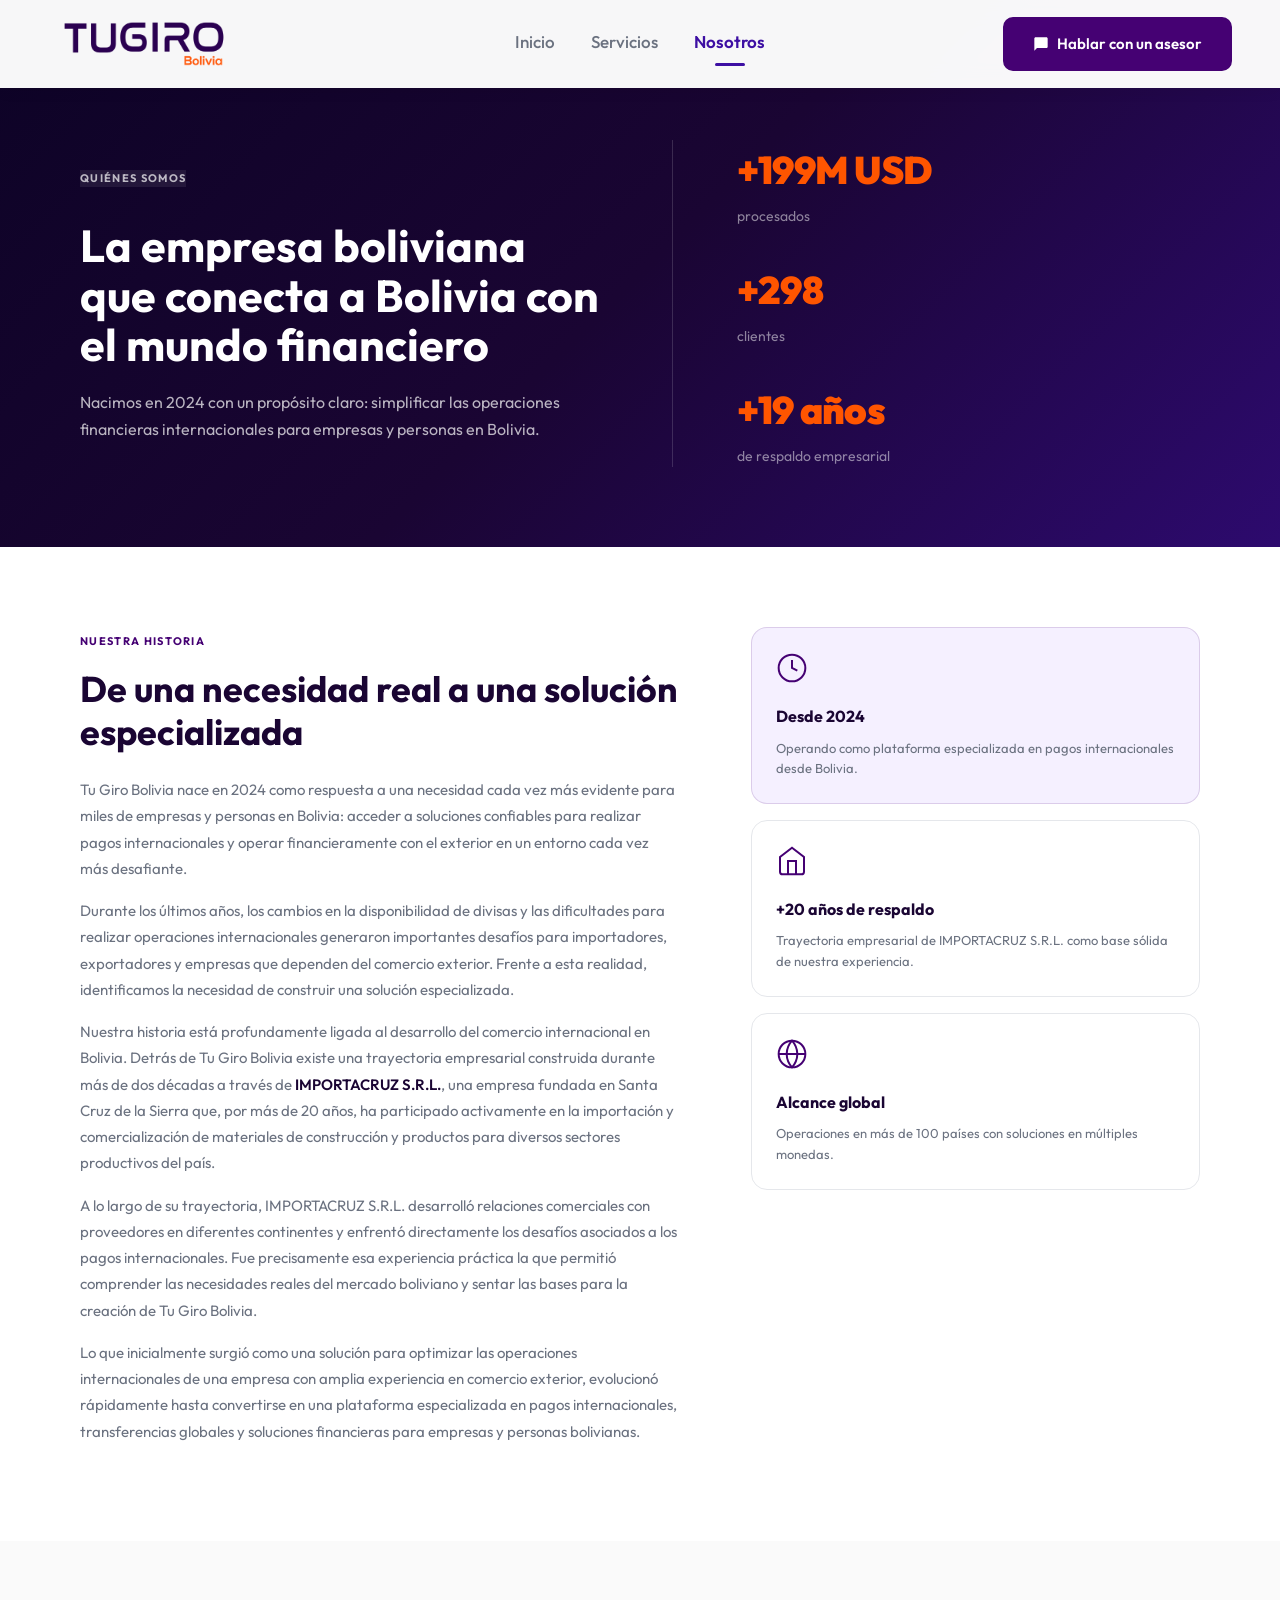
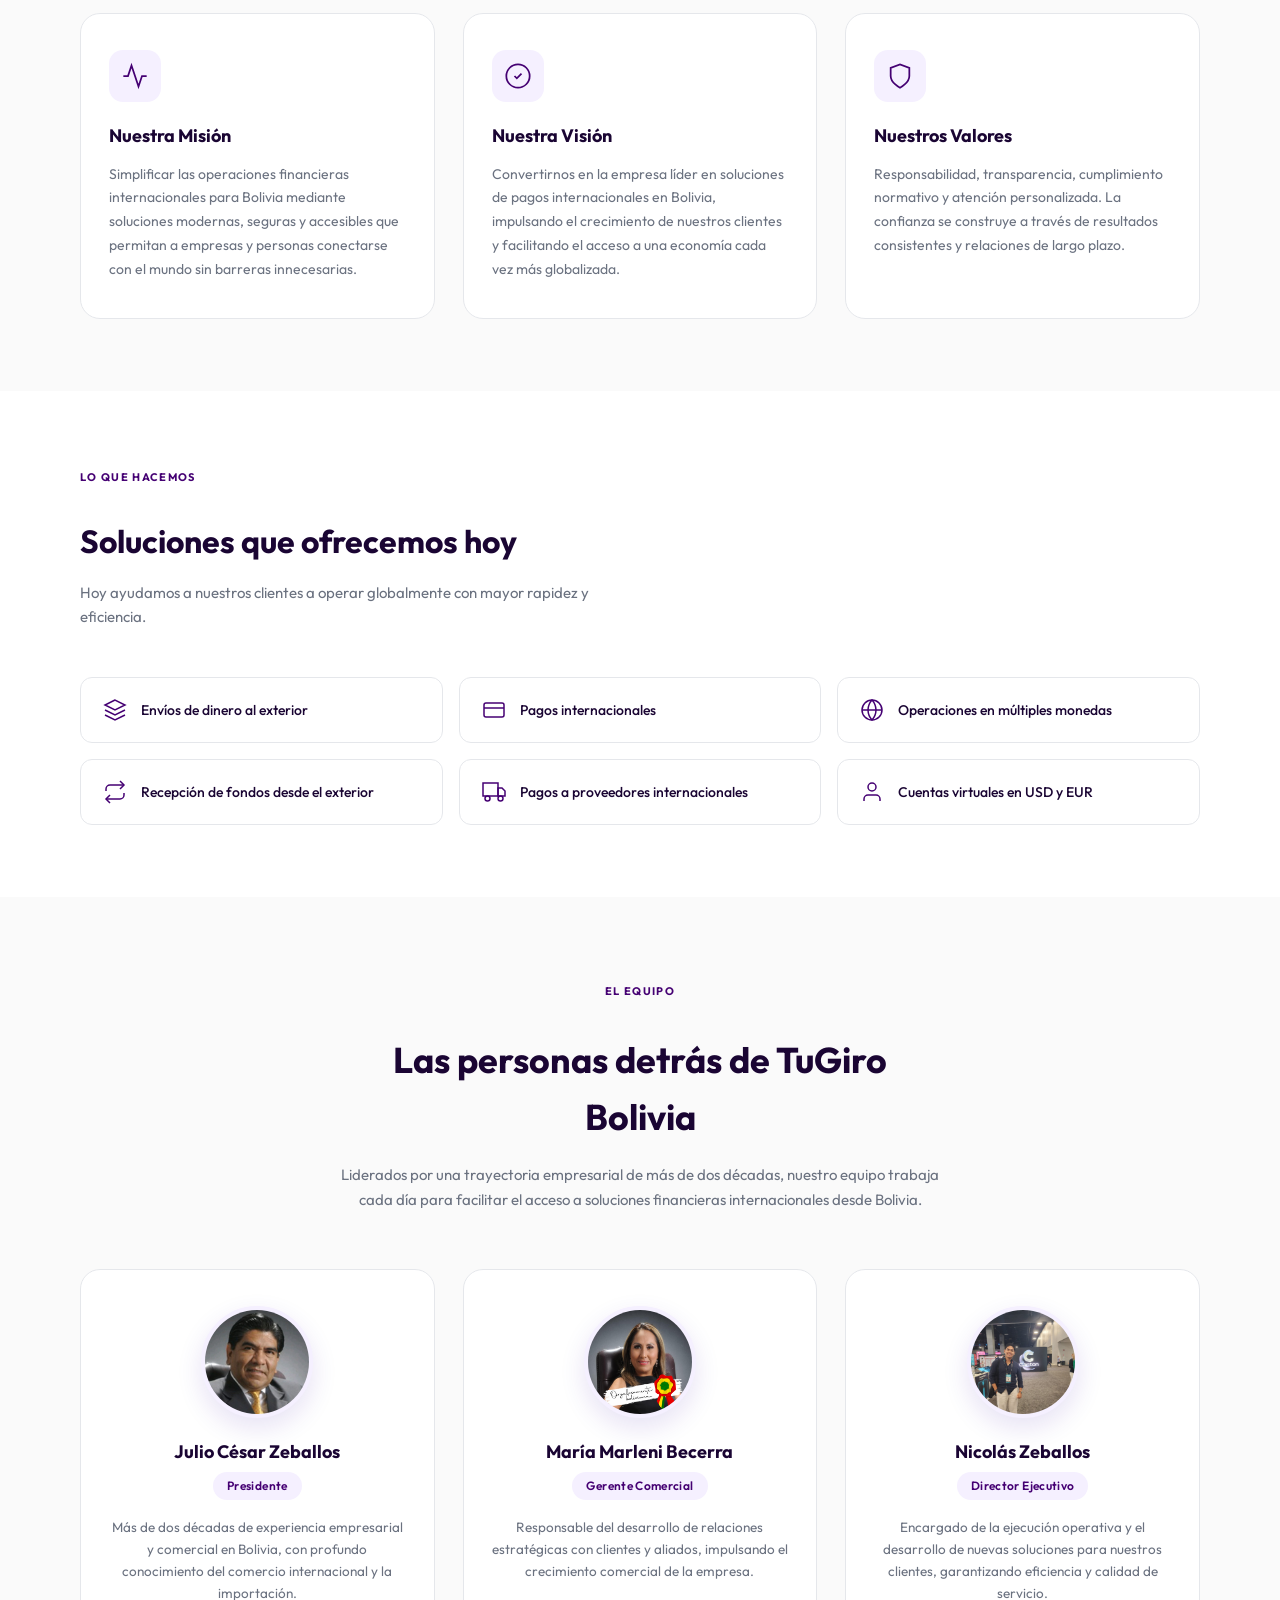
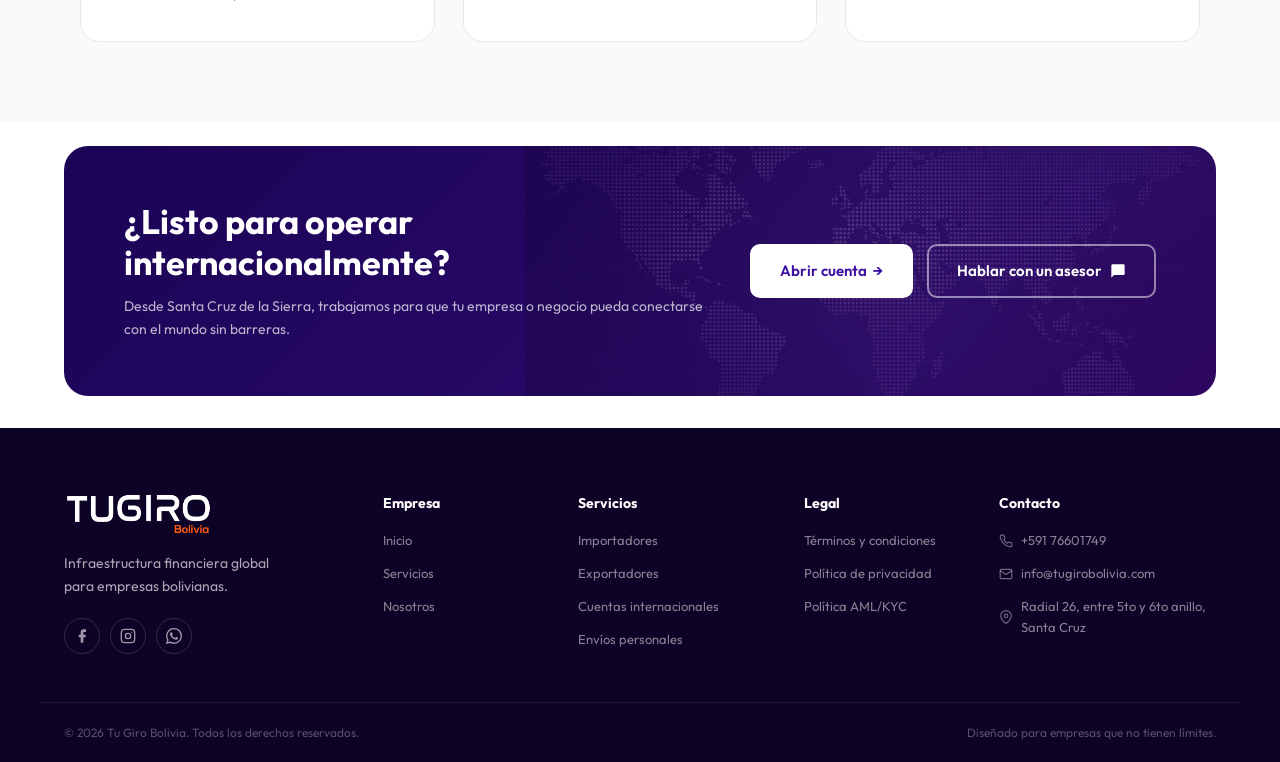
<file: nosotros.html>
<!DOCTYPE html>
<html lang="es">
<head>
  <meta charset="UTF-8" />
  <meta name="viewport" content="width=device-width, initial-scale=1.0" />
  <title>Nosotros — TuGiro Bolivia</title>
  <meta name="description" content="Conoce la historia, misión y equipo detrás de TuGiro Bolivia." />
  <link rel="icon" type="image/png" sizes="32x32" href="assets/images/ICONO.png" />
  <link rel="preconnect" href="https://fonts.googleapis.com" />
  <link rel="preconnect" href="https://fonts.gstatic.com" crossorigin />
  <link href="https://fonts.googleapis.com/css2?family=Outfit:wght@300;400;500;600;700;900&display=swap" rel="stylesheet" />
  <link rel="stylesheet" href="assets/css/style.css" />
  <link rel="stylesheet" href="assets/css/nosotros.css" />
</head>
<body>

  <!-- ═══ NAVBAR ═══ -->
  <header class="navbar scrolled">
    <div class="navbar__inner">
      <a href="index.html" class="navbar__logo">
        <img src="assets/images/LOGO-3.png" alt="TuGiro Bolivia" />
      </a>
      <nav class="navbar__links">
        <a href="index.html#inicio" class="navbar__link">Inicio</a>
        <a href="index.html#servicios" class="navbar__link">Servicios</a>
        <a href="nosotros.html" class="navbar__link active">Nosotros</a>
      </nav>
      <a href="https://wa.me/59176601749" target="_blank" class="btn btn--primary navbar__cta">
        <svg viewBox="0 0 24 24" fill="currentColor" width="16" height="16"><path d="M20 2H4c-1.1 0-2 .9-2 2v18l4-4h14c1.1 0 2-.9 2-2V4c0-1.1-.9-2-2-2z"/></svg>
        Hablar con un asesor
      </a>
      <button class="navbar__burger" aria-label="Menú">
        <span></span><span></span><span></span>
      </button>
    </div>
  </header>

  <!-- ═══ HERO NOSOTROS ═══ -->
  <section class="nos-hero">
    <div class="nos-hero__inner">
      <div class="nos-hero__content anim-fade-up">
        <span class="tag">Quiénes somos</span>
        <h1>La empresa boliviana que conecta a Bolivia con el mundo financiero</h1>
        <p>Nacimos en 2024 con un propósito claro: simplificar las operaciones financieras internacionales para empresas y personas en Bolivia.</p>
      </div>
      <div class="nos-hero__stats anim-fade-right">
        <div class="nos-stat">
          <span class="nos-stat__number" data-prefix="+" data-count="200" data-suffix="M USD">+200M USD</span>
          <span class="nos-stat__label">procesados</span>
        </div>
        <div class="nos-stat">
          <span class="nos-stat__number" data-prefix="+" data-count="300">+300</span>
          <span class="nos-stat__label">clientes</span>
        </div>
        <div class="nos-stat">
          <span class="nos-stat__number" data-prefix="+" data-count="20" data-suffix=" años">+20 años</span>
          <span class="nos-stat__label">de respaldo empresarial</span>
        </div>
      </div>
    </div>
  </section>

  <!-- ═══ HISTORIA ═══ -->
  <section class="nos-section">
    <div class="nos-section__inner">
      <div class="nos-section__text anim-fade-up">
        <span class="tag">Nuestra historia</span>
        <h2>De una necesidad real a una solución especializada</h2>
        <p>Tu Giro Bolivia nace en 2024 como respuesta a una necesidad cada vez más evidente para miles de empresas y personas en Bolivia: acceder a soluciones confiables para realizar pagos internacionales y operar financieramente con el exterior en un entorno cada vez más desafiante.</p>
        <p>Durante los últimos años, los cambios en la disponibilidad de divisas y las dificultades para realizar operaciones internacionales generaron importantes desafíos para importadores, exportadores y empresas que dependen del comercio exterior. Frente a esta realidad, identificamos la necesidad de construir una solución especializada.</p>
        <p>Nuestra historia está profundamente ligada al desarrollo del comercio internacional en Bolivia. Detrás de Tu Giro Bolivia existe una trayectoria empresarial construida durante más de dos décadas a través de <strong>IMPORTACRUZ S.R.L.</strong>, una empresa fundada en Santa Cruz de la Sierra que, por más de 20 años, ha participado activamente en la importación y comercialización de materiales de construcción y productos para diversos sectores productivos del país.</p>
        <p>A lo largo de su trayectoria, IMPORTACRUZ S.R.L. desarrolló relaciones comerciales con proveedores en diferentes continentes y enfrentó directamente los desafíos asociados a los pagos internacionales. Fue precisamente esa experiencia práctica la que permitió comprender las necesidades reales del mercado boliviano y sentar las bases para la creación de Tu Giro Bolivia.</p>
        <p>Lo que inicialmente surgió como una solución para optimizar las operaciones internacionales de una empresa con amplia experiencia en comercio exterior, evolucionó rápidamente hasta convertirse en una plataforma especializada en pagos internacionales, transferencias globales y soluciones financieras para empresas y personas bolivianas.</p>
      </div>
      <div class="nos-section__aside anim-fade-right">
        <div class="nos-card nos-card--highlight">
          <svg viewBox="0 0 24 24" fill="none" stroke="currentColor" stroke-width="1.5" width="32" height="32" class="nos-card__icon"><circle cx="12" cy="12" r="10"/><polyline points="12 6 12 12 16 14"/></svg>
          <h3>Desde 2024</h3>
          <p>Operando como plataforma especializada en pagos internacionales desde Bolivia.</p>
        </div>
        <div class="nos-card">
          <svg viewBox="0 0 24 24" fill="none" stroke="currentColor" stroke-width="1.5" width="32" height="32" class="nos-card__icon"><path d="M3 9l9-7 9 7v11a2 2 0 0 1-2 2H5a2 2 0 0 1-2-2z"/><polyline points="9 22 9 12 15 12 15 22"/></svg>
          <h3>+20 años de respaldo</h3>
          <p>Trayectoria empresarial de IMPORTACRUZ S.R.L. como base sólida de nuestra experiencia.</p>
        </div>
        <div class="nos-card">
          <svg viewBox="0 0 24 24" fill="none" stroke="currentColor" stroke-width="1.5" width="32" height="32" class="nos-card__icon"><circle cx="12" cy="12" r="10"/><line x1="2" y1="12" x2="22" y2="12"/><path d="M12 2a15.3 15.3 0 0 1 4 10 15.3 15.3 0 0 1-4 10 15.3 15.3 0 0 1-4-10 15.3 15.3 0 0 1 4-10z"/></svg>
          <h3>Alcance global</h3>
          <p>Operaciones en más de 100 países con soluciones en múltiples monedas.</p>
        </div>
      </div>
    </div>
  </section>

  <!-- ═══ MISIÓN Y VISIÓN ═══ -->
  <section class="nos-mv">
    <div class="nos-mv__inner">
      <div class="nos-mv__card anim-fade-up">
        <div class="nos-mv__icon">
          <svg viewBox="0 0 24 24" fill="none" stroke="currentColor" stroke-width="1.5" width="28" height="28"><path d="M22 12h-4l-3 9L9 3l-3 9H2"/></svg>
        </div>
        <h3>Nuestra Misión</h3>
        <p>Simplificar las operaciones financieras internacionales para Bolivia mediante soluciones modernas, seguras y accesibles que permitan a empresas y personas conectarse con el mundo sin barreras innecesarias.</p>
      </div>
      <div class="nos-mv__card anim-fade-up" style="animation-delay: 0.15s">
        <div class="nos-mv__icon">
          <svg viewBox="0 0 24 24" fill="none" stroke="currentColor" stroke-width="1.5" width="28" height="28"><circle cx="12" cy="12" r="10"/><polyline points="9 12 11 14 15 10"/></svg>
        </div>
        <h3>Nuestra Visión</h3>
        <p>Convertirnos en la empresa líder en soluciones de pagos internacionales en Bolivia, impulsando el crecimiento de nuestros clientes y facilitando el acceso a una economía cada vez más globalizada.</p>
      </div>
      <div class="nos-mv__card anim-fade-up" style="animation-delay: 0.3s">
        <div class="nos-mv__icon">
          <svg viewBox="0 0 24 24" fill="none" stroke="currentColor" stroke-width="1.5" width="28" height="28"><path d="M12 22s8-4 8-10V5l-8-3-8 3v7c0 6 8 10 8 10z"/></svg>
        </div>
        <h3>Nuestros Valores</h3>
        <p>Responsabilidad, transparencia, cumplimiento normativo y atención personalizada. La confianza se construye a través de resultados consistentes y relaciones de largo plazo.</p>
      </div>
    </div>
  </section>

  <!-- ═══ SERVICIOS ═══ -->
  <section class="nos-services">
    <div class="nos-services__inner">
      <div class="nos-services__intro anim-fade-up">
        <span class="tag">Lo que hacemos</span>
        <h2>Soluciones que ofrecemos hoy</h2>
        <p>Hoy ayudamos a nuestros clientes a operar globalmente con mayor rapidez y eficiencia.</p>
      </div>
      <div class="nos-services__grid">
        <div class="nos-service-item anim-fade-up">
          <svg viewBox="0 0 24 24" fill="none" stroke="currentColor" stroke-width="1.5" width="24" height="24"><path d="M12 2L2 7l10 5 10-5-10-5z"/><path d="M2 17l10 5 10-5"/><path d="M2 12l10 5 10-5"/></svg>
          <span>Envíos de dinero al exterior</span>
        </div>
        <div class="nos-service-item anim-fade-up">
          <svg viewBox="0 0 24 24" fill="none" stroke="currentColor" stroke-width="1.5" width="24" height="24"><rect x="2" y="5" width="20" height="14" rx="2"/><path d="M2 10h20"/></svg>
          <span>Pagos internacionales</span>
        </div>
        <div class="nos-service-item anim-fade-up">
          <svg viewBox="0 0 24 24" fill="none" stroke="currentColor" stroke-width="1.5" width="24" height="24"><circle cx="12" cy="12" r="10"/><line x1="2" y1="12" x2="22" y2="12"/><path d="M12 2a15.3 15.3 0 0 1 4 10 15.3 15.3 0 0 1-4 10 15.3 15.3 0 0 1-4-10 15.3 15.3 0 0 1 4-10z"/></svg>
          <span>Operaciones en múltiples monedas</span>
        </div>
        <div class="nos-service-item anim-fade-up">
          <svg viewBox="0 0 24 24" fill="none" stroke="currentColor" stroke-width="1.5" width="24" height="24"><path d="M17 1l4 4-4 4"/><path d="M3 11V9a4 4 0 0 1 4-4h14"/><path d="M7 23l-4-4 4-4"/><path d="M21 13v2a4 4 0 0 1-4 4H3"/></svg>
          <span>Recepción de fondos desde el exterior</span>
        </div>
        <div class="nos-service-item anim-fade-up">
          <svg viewBox="0 0 24 24" fill="none" stroke="currentColor" stroke-width="1.5" width="24" height="24"><rect x="1" y="3" width="15" height="13"/><polygon points="16 8 20 8 23 11 23 16 16 16 16 8"/><circle cx="5.5" cy="18.5" r="2.5"/><circle cx="18.5" cy="18.5" r="2.5"/></svg>
          <span>Pagos a proveedores internacionales</span>
        </div>
        <div class="nos-service-item anim-fade-up">
          <svg viewBox="0 0 24 24" fill="none" stroke="currentColor" stroke-width="1.5" width="24" height="24"><path d="M20 21v-2a4 4 0 0 0-4-4H8a4 4 0 0 0-4 4v2"/><circle cx="12" cy="7" r="4"/></svg>
          <span>Cuentas virtuales en USD y EUR</span>
        </div>
      </div>
    </div>
  </section>

  <!-- ═══ EQUIPO ═══ -->
  <section class="nos-team">
    <div class="nos-team__inner">
      <div class="nos-team__header anim-fade-up">
        <span class="tag">El equipo</span>
        <h2>Las personas detrás de TuGiro Bolivia</h2>
        <p>Liderados por una trayectoria empresarial de más de dos décadas, nuestro equipo trabaja cada día para facilitar el acceso a soluciones financieras internacionales desde Bolivia.</p>
      </div>
      <div class="nos-team__grid">
        <div class="nos-team-card anim-fade-up">
          <div class="nos-team-card__avatar">
            <img src="assets/images/WhatsApp Image 2026-06-02 at 4.32.07 PM.jpg" alt="Julio César Zeballos" />
          </div>
          <h3>Julio César Zeballos</h3>
          <span class="nos-team-card__role">Presidente</span>
          <p>Más de dos décadas de experiencia empresarial y comercial en Bolivia, con profundo conocimiento del comercio internacional y la importación.</p>
        </div>
        <div class="nos-team-card anim-fade-up" style="animation-delay: 0.15s">
          <div class="nos-team-card__avatar">
            <img src="assets/images/f3db7aa8-440d-4ee9-bb8d-c0f2a2eb9dd5.jpg" alt="María Marleni Becerra" />
          </div>
          <h3>María Marleni Becerra</h3>
          <span class="nos-team-card__role">Gerente Comercial</span>
          <p>Responsable del desarrollo de relaciones estratégicas con clientes y aliados, impulsando el crecimiento comercial de la empresa.</p>
        </div>
        <div class="nos-team-card anim-fade-up" style="animation-delay: 0.3s">
          <div class="nos-team-card__avatar">
            <img src="assets/images/a29d1a29-40ed-43d2-8791-b6c775170e11.jpg" alt="Nicolás Zeballos" />
          </div>
          <h3>Nicolás Zeballos</h3>
          <span class="nos-team-card__role">Director Ejecutivo</span>
          <p>Encargado de la ejecución operativa y el desarrollo de nuevas soluciones para nuestros clientes, garantizando eficiencia y calidad de servicio.</p>
        </div>
      </div>
    </div>
  </section>

  <!-- ═══ CTA ═══ -->
  <section class="cta-banner-section">
    <div class="container">
      <div class="cta-banner">
        <img src="assets/images/cta_world_map.png" alt="" class="cta-banner__bg" />
        <div class="cta-banner__content">
          <h2>¿Listo para operar internacionalmente?</h2>
          <p>Desde Santa Cruz de la Sierra, trabajamos para que tu empresa o negocio pueda conectarse con el mundo sin barreras.</p>
        </div>
        <div class="cta-banner__actions">
          <a href="https://forms.gle/eRLY9yRAp9YX1Z5z8" target="_blank" class="btn btn--white">Abrir cuenta &nbsp;→</a>
          <a href="https://wa.me/59176601749" target="_blank" class="btn btn--outline-white">Hablar con un asesor
            <svg viewBox="0 0 24 24" fill="currentColor" width="16" height="16"><path d="M20 2H4c-1.1 0-2 .9-2 2v18l4-4h14c1.1 0 2-.9 2-2V4c0-1.1-.9-2-2-2z"/></svg>
          </a>
        </div>
      </div>
    </div>
  </section>

  <!-- ═══ FOOTER ═══ -->
  <footer class="footer">
    <div class="container footer__inner">
      <div class="footer__brand">
        <div class="footer__logo-wrap">
          <img src="assets/images/TU-GIRO-BOLIVIA---LOGOwhite.png" alt="TuGiro Bolivia" class="footer__logo-img" />
        </div>
        <p>Infraestructura financiera global para empresas bolivianas.</p>
        <div class="footer__socials">
          <a href="https://www.facebook.com/share/1bdrXeG3zy/?mibextid=wwXIfr" target="_blank" aria-label="Facebook" class="footer__social">
            <svg viewBox="0 0 24 24" fill="currentColor" width="16" height="16"><path d="M18 2h-3a5 5 0 0 0-5 5v3H7v4h3v8h4v-8h3l1-4h-4V7a1 1 0 0 1 1-1h3z"/></svg>
          </a>
          <a href="https://www.instagram.com/tugirobolivia?igsh=MWdwczA3bmNoaXNidg==" target="_blank" aria-label="Instagram" class="footer__social">
            <svg viewBox="0 0 24 24" fill="none" stroke="currentColor" stroke-width="2" width="16" height="16" stroke-linecap="round" stroke-linejoin="round"><rect x="2" y="2" width="20" height="20" rx="5"/><circle cx="12" cy="12" r="4"/><circle cx="17.5" cy="6.5" r="1" fill="currentColor" stroke="none"/></svg>
          </a>
          <a href="https://wa.me/59176601749" target="_blank" aria-label="WhatsApp" class="footer__social">
            <svg viewBox="0 0 24 24" fill="currentColor" width="16" height="16"><path d="M17.472 14.382c-.297-.149-1.758-.867-2.03-.967-.273-.099-.471-.148-.67.15-.197.297-.767.966-.94 1.164-.173.199-.347.223-.644.075-.297-.15-1.255-.463-2.39-1.475-.883-.788-1.48-1.761-1.653-2.059-.173-.297-.018-.458.13-.606.134-.133.298-.347.446-.52.149-.174.198-.298.298-.497.099-.198.05-.371-.025-.52-.075-.149-.669-1.612-.916-2.207-.242-.579-.487-.5-.669-.51-.173-.008-.371-.01-.57-.01-.198 0-.52.074-.792.372-.272.297-1.04 1.016-1.04 2.479 0 1.462 1.065 2.875 1.213 3.074.149.198 2.096 3.2 5.077 4.487.709.306 1.262.489 1.694.625.712.227 1.36.195 1.871.118.571-.085 1.758-.719 2.006-1.413.248-.694.248-1.289.173-1.413-.074-.124-.272-.198-.57-.347m-5.421 7.403h-.004a9.87 9.87 0 01-5.031-1.378l-.361-.214-3.741.982.998-3.648-.235-.374a9.86 9.86 0 01-1.51-5.26c.001-5.45 4.436-9.884 9.888-9.884 2.64 0 5.122 1.03 6.988 2.898a9.825 9.825 0 012.893 6.994c-.003 5.45-4.437 9.884-9.885 9.884m8.413-18.297A11.815 11.815 0 0012.05 0C5.495 0 .16 5.335.157 11.892c0 2.096.547 4.142 1.588 5.945L.057 24l6.305-1.654a11.882 11.882 0 005.683 1.448h.005c6.554 0 11.89-5.335 11.893-11.893a11.821 11.821 0 00-3.48-8.413z"/></svg>
          </a>
        </div>
      </div>
      <div class="footer__col">
        <h4>Empresa</h4>
        <a href="index.html#nosotros">Inicio</a>
        <a href="index.html#servicios">Servicios</a>
        <a href="nosotros.html">Nosotros</a>
      </div>
      <div class="footer__col">
        <h4>Servicios</h4>
        <a href="index.html#servicios">Importadores</a>
        <a href="index.html#servicios">Exportadores</a>
        <a href="index.html#servicios">Cuentas internacionales</a>
        <a href="index.html#servicios">Envíos personales</a>
      </div>
      <div class="footer__col">
        <h4>Legal</h4>
        <a href="#terminos" data-legal-modal="terms">Términos y condiciones</a>
        <a href="#privacidad" data-legal-modal="privacy">Política de privacidad</a>
        <a href="#">Política AML/KYC</a>
      </div>
      <div class="footer__col">
        <h4>Contacto</h4>
        <a href="tel:+59176601749" class="footer__contact-item">
          <svg viewBox="0 0 24 24" fill="none" stroke="currentColor" stroke-width="2" width="14" height="14"><path d="M22 16.92v3a2 2 0 0 1-2.18 2 19.79 19.79 0 0 1-8.63-3.07 19.5 19.5 0 0 1-6-6 19.79 19.79 0 0 1-3.07-8.67A2 2 0 0 1 4.11 2h3a2 2 0 0 1 2 1.72 12.84 12.84 0 0 0 .7 2.81 2 2 0 0 1-.45 2.11L8.09 9.91a16 16 0 0 0 6 6l1.27-1.27a2 2 0 0 1 2.11-.45 12.84 12.84 0 0 0 2.81.7A2 2 0 0 1 22 16.92z"/></svg>
          +591 76601749
        </a>
        <a href="mailto:info@tugirobolivia.com" class="footer__contact-item">
          <svg viewBox="0 0 24 24" fill="none" stroke="currentColor" stroke-width="2" width="14" height="14"><path d="M4 4h16c1.1 0 2 .9 2 2v12c0 1.1-.9 2-2 2H4c-1.1 0-2-.9-2-2V6c0-1.1.9-2 2-2z"/><polyline points="22,6 12,13 2,6"/></svg>
          info@tugirobolivia.com
        </a>
        <span class="footer__contact-item">
          <svg viewBox="0 0 24 24" fill="none" stroke="currentColor" stroke-width="2" width="14" height="14"><path d="M21 10c0 7-9 13-9 13s-9-6-9-13a9 9 0 0 1 18 0z"/><circle cx="12" cy="10" r="3"/></svg>
          Radial 26, entre 5to y 6to anillo, Santa Cruz
        </span>
      </div>
    </div>
    <div class="footer__bottom">
      <div class="container footer__bottom-inner">
        <span>© 2026 Tu Giro Bolivia. Todos los derechos reservados.</span>
        <span>Diseñado para empresas que no tienen límites.</span>
      </div>
    </div>
  </footer>

  <script src="assets/js/nosotros.js"></script>
  <script src="assets/js/legal-modal.js"></script>
</body>
</html>
</file>
<file: assets/css/style.css>
/* ═══════════════════════════════════════════
   TUGIRO BOLIVIA — Landing Page Styles
   1:1 Mockup Match
   ═══════════════════════════════════════════ */

*, *::before, *::after { box-sizing: border-box; margin: 0; padding: 0; }
html, body { overflow-x: hidden; max-width: 100%; }

/* ─── ANIMACIONES ─────────────────────────── */
@keyframes fadeInUp {
  from { opacity: 0; transform: translateY(28px); }
  to   { opacity: 1; transform: translateY(0); }
}
@keyframes fadeInLeft {
  from { opacity: 0; transform: translateX(-24px); }
  to   { opacity: 1; transform: translateX(0); }
}
@keyframes fadeInRight {
  from { opacity: 0; transform: translateX(24px); }
  to   { opacity: 1; transform: translateX(0); }
}
@keyframes clockPulse {
  0%, 100% { transform: scale(1); }
  50% { transform: scale(1.15); }
}
.dest-card__clock svg {
  animation: clockPulse 2s ease-in-out infinite;
}
.anim-fade-up   { opacity: 0; }
.anim-fade-up.visible   { animation: fadeInUp   0.55s ease forwards; }
.anim-fade-left { opacity: 0; }
.anim-fade-left.visible { animation: fadeInLeft 0.55s ease forwards; }
.anim-fade-right { opacity: 0; }
.anim-fade-right.visible { animation: fadeInRight 0.55s ease forwards; }

/* ─── SCROLL PROGRESS BAR ───────────────── */
.scroll-progress {
  position: fixed;
  top: 0;
  left: 0;
  height: 3px;
  width: 0%;
  background: linear-gradient(90deg, rgb(69,1,115), #9b2dca, var(--orange));
  z-index: 9999;
  transition: width 0.1s linear;
}

/* ─── HERO PARTICLES ─────────────────────── */
.hero__particles {
  position: absolute;
  inset: 0;
  pointer-events: none;
  overflow: hidden;
  z-index: 0;
}
.hero__particles span {
  position: absolute;
  width: 4px; height: 4px;
  border-radius: 50%;
  background: rgb(69,1,115);
  opacity: 0;
  animation: particleFloat linear infinite;
}
@keyframes particleFloat {
  0%   { opacity: 0; transform: translateY(100%) scale(0.5); }
  10%  { opacity: 0.4; }
  90%  { opacity: 0.15; }
  100% { opacity: 0; transform: translateY(-120px) scale(1.2); }
}

/* ─── SECTION REVEAL ─────────────────────── */
.reveal {
  opacity: 0;
  transform: translateY(40px);
  transition: opacity 0.7s cubic-bezier(0.16,1,0.3,1), transform 0.7s cubic-bezier(0.16,1,0.3,1);
}
.reveal.visible {
  opacity: 1;
  transform: translateY(0);
}
.reveal-left {
  opacity: 0;
  transform: translateX(-40px);
  transition: opacity 0.7s cubic-bezier(0.16,1,0.3,1), transform 0.7s cubic-bezier(0.16,1,0.3,1);
}
.reveal-left.visible { opacity: 1; transform: translateX(0); }
.reveal-right {
  opacity: 0;
  transform: translateX(40px);
  transition: opacity 0.7s cubic-bezier(0.16,1,0.3,1), transform 0.7s cubic-bezier(0.16,1,0.3,1);
}
.reveal-right.visible { opacity: 1; transform: translateX(0); }

/* ─── ANIMATED GRADIENT BORDER (featured card) */
@keyframes borderRotate {
  from { --border-angle: 0deg; }
  to   { --border-angle: 360deg; }
}
@property --border-angle {
  syntax: '<angle>';
  initial-value: 0deg;
  inherits: false;
}
.service-card--featured {
  border: none;
  background:
    linear-gradient(white, white) padding-box,
    conic-gradient(from var(--border-angle), var(--orange), #ff8c00, #ffb347, var(--orange)) border-box;
  border: 2px solid transparent;
  animation: borderRotate 3s linear infinite;
}

/* ─── CTA BANNER animated gradient ──────── */
@keyframes ctaGradient {
  0%   { background-position: 0% 50%; }
  50%  { background-position: 100% 50%; }
  100% { background-position: 0% 50%; }
}
.cta-banner {
  background: linear-gradient(135deg, #1a0455, #2D0A6E, #450173, #3D0FA3, #1a0455) !important;
  background-size: 300% 300% !important;
  animation: ctaGradient 8s ease infinite !important;
}

/* ─── HERO ANIMATIONS ────────────────────── */

/* Entrada escalonada del hero */
@keyframes heroSlideUp {
  from { opacity: 0; transform: translateY(36px); }
  to   { opacity: 1; transform: translateY(0); }
}
.hero__content .tag {
  animation: heroSlideUp 0.6s cubic-bezier(0.16,1,0.3,1) 0.1s both;
}
.hero__content h1 {
  animation: heroSlideUp 0.7s cubic-bezier(0.16,1,0.3,1) 0.25s both;
}
.hero__content p {
  animation: heroSlideUp 0.7s cubic-bezier(0.16,1,0.3,1) 0.4s both;
}
.hero__ctas {
  animation: heroSlideUp 0.7s cubic-bezier(0.16,1,0.3,1) 0.55s both;
}
.hero__feature-list {
  animation: heroSlideUp 0.7s cubic-bezier(0.16,1,0.3,1) 0.7s both;
}

/* Entrada de los cards desde la derecha */
@keyframes heroCardsIn {
  from { opacity: 0; transform: translateX(48px) scale(0.97); }
  to   { opacity: 1; transform: translateX(0) scale(1); }
}
.hero__visual {
  animation: heroCardsIn 0.85s cubic-bezier(0.16,1,0.3,1) 0.35s both;
}

/* Float suave en los cards */
@keyframes floatCards {
  0%, 100% { transform: translateY(0); }
  50%      { transform: translateY(-10px); }
}
.dash__main {
  animation: floatCards 6s ease-in-out infinite;
}
.dash__right {
  animation: floatCards 6s ease-in-out 1.5s infinite;
}

/* Gradiente animado en "desde Bolivia." */
@keyframes gradientShift {
  0%   { background-position: 0% 50%; }
  50%  { background-position: 100% 50%; }
  100% { background-position: 0% 50%; }
}
.hero__content h1 em {
  background: linear-gradient(90deg, rgb(69,1,115), #9b2dca, #450173, #7c3aed, rgb(69,1,115));
  background-size: 300% 300%;
  -webkit-background-clip: text;
  -webkit-text-fill-color: transparent;
  background-clip: text;
  animation: gradientShift 4s ease infinite;
}

/* Shimmer en botón primario */
.btn--primary {
  position: relative;
  overflow: hidden;
}
.btn--primary::after {
  content: '';
  position: absolute;
  top: 0; left: -100%;
  width: 60%; height: 100%;
  background: linear-gradient(90deg, transparent, rgba(255,255,255,0.18), transparent);
  transform: skewX(-20deg);
  transition: none;
}
.btn--primary:hover::after {
  left: 140%;
  transition: left 0.55s ease;
}

:root {
  --purple:        #3D0FA3;
  --purple-mid:    #5B21B6;
  --purple-dark:   #1A0533;
  --purple-deeper: #0D0326;
  --orange:        #FF5500;
  --purple-light:  #F5F0FF;
  --purple-tint:   #EDE9FE;
  --text:          #1A0533;
  --text-muted:    #6B7280;
  --border:        #E5E7EB;
  --white:         #FFFFFF;
  --radius:        12px;
  --radius-lg:     20px;
}

html { scroll-behavior: smooth; }

body {
  font-family: 'Outfit', sans-serif;
  color: var(--text);
  background: var(--white);
  line-height: 1.6;
  overflow-x: hidden;
}

img { display: block; max-width: 100%; }

a { text-decoration: none; color: inherit; }

.container {
  max-width: 1200px;
  margin: 0 auto;
  padding: 0 24px;
}

/* ─── BUTTONS ─────────────────────────────── */
.btn {
  display: inline-flex;
  align-items: center;
  gap: 8px;
  padding: 13px 28px;
  border-radius: 10px;
  font-family: 'Outfit', sans-serif;
  font-size: 15px;
  font-weight: 600;
  cursor: pointer;
  transition: all 0.25s;
  border: 2px solid transparent;
  white-space: nowrap;
}

.btn--primary {
  background: rgb(69, 1, 115);
  color: var(--white);
  border-color: rgb(69, 1, 115);
}
.btn--primary:hover { background: rgb(55, 1, 92); border-color: rgb(55, 1, 92); }

.btn--outline {
  background: transparent;
  color: rgb(69, 1, 115);
  border-color: rgb(69, 1, 115);
}
.btn--outline:hover { background: rgba(69, 1, 115, 0.06); }

.btn--white {
  background: var(--white);
  color: var(--purple);
  border-color: var(--white);
}
.btn--white:hover { background: var(--purple-light); }

.btn--outline-white {
  background: transparent;
  color: var(--white);
  border-color: rgba(255,255,255,0.5);
}
.btn--outline-white:hover { background: rgba(255,255,255,0.1); border-color: white; }

/* ─── TAGS ────────────────────────────────── */
.tag {
  display: inline-block;
  font-size: 11px;
  font-weight: 700;
  letter-spacing: 0.12em;
  text-transform: uppercase;
  color: rgb(69, 1, 115);
  padding: 0;
  border-radius: 0;
  border: none;
  background: none;
  margin-bottom: 18px;
}
.tag--light {
  color: rgba(255,255,255,0.8);
  border-color: rgba(255,255,255,0.25);
  background: rgba(255,255,255,0.08);
}

/* ─── LINK ORANGE ─────────────────────────── */
.link-orange {
  display: inline-flex;
  align-items: center;
  gap: 6px;
  color: var(--orange);
  font-weight: 600;
  font-size: 14px;
  margin-top: 12px;
  transition: gap 0.2s;
}
.link-orange:hover { gap: 10px; }

/* ═══ NAVBAR ══════════════════════════════════ */
.navbar {
  position: fixed;
  top: 0;
  left: 0;
  right: 0;
  z-index: 100;
  background: transparent;
  transition: background 0.3s, backdrop-filter 0.3s;
}
.navbar.scrolled {
  background: rgba(255,255,255,0.97);
  backdrop-filter: blur(12px);
  box-shadow: 0 1px 16px rgba(0,0,0,0.07);
}

.navbar__inner {
  position: relative;
  display: flex;
  align-items: center;
  justify-content: space-between;
  height: 88px;
  padding: 0 48px;
}

.navbar__logo img { height: 58px; width: auto; }

.navbar__links {
  position: absolute;
  left: 50%;
  transform: translateX(-50%);
  display: flex;
  align-items: center;
  gap: 36px;
}

.navbar__link {
  font-size: 17px;
  font-weight: 500;
  color: var(--text-muted);
  transition: color 0.2s;
  position: relative;
  padding-bottom: 4px;
  white-space: nowrap;
}
.navbar__link:hover,
.navbar__link.active { color: var(--purple); font-weight: 600; }
.navbar__link.active::after {
  content: '';
  position: absolute;
  bottom: -6px;
  left: 50%;
  transform: translateX(-50%);
  width: 30px;
  height: 3px;
  background: var(--purple);
  border-radius: 3px;
}

.navbar__cta { flex-shrink: 0; }

.navbar .btn--primary {
  border-radius: 10px;
}

.navbar__burger {
  display: none;
  flex-direction: column;
  gap: 5px;
  background: none;
  border: none;
  cursor: pointer;
  padding: 4px;
  margin-left: auto;
}
.navbar__burger span {
  display: block;
  width: 24px; height: 2px;
  background: var(--text);
  border-radius: 2px;
}

/* ═══ HERO ════════════════════════════════════ */
.hero {
  padding-top: 110px;
  padding-bottom: 20px;
  background-color: var(--purple-light);
  background-image: url("../images/fondo 1.png");
  background-size: cover;
  background-position: right center;
  overflow: hidden;
  min-height: 100vh;
  display: flex;
  flex-direction: column;
  justify-content: center;
}

.hero__inner {
  display: grid;
  grid-template-columns: 1fr 1.2fr;
  align-items: center;
  gap: 48px;
  padding: 0 48px;
  max-width: 1440px;
  margin: 0 auto;
  width: 100%;
}

.hero__content { max-width: 480px; }
.hero__content h1 {
  font-size: clamp(30px, 3.6vw, 48px);
  font-weight: 700;
  line-height: 1.1;
  letter-spacing: -0.02em;
  margin-bottom: 14px;
}
.hero__content h1 em {
  font-style: normal;
  color: rgb(69, 1, 115);
}
.hero__content p {
  font-size: 13.5px;
  color: var(--text-muted);
  line-height: 1.65;
  margin-bottom: 22px;
  max-width: 380px;
}
.hero__ctas { display: flex; gap: 12px; flex-wrap: wrap; margin-bottom: 0; }

.hero__feature-list {
  display: flex;
  gap: 28px;
  margin-top: 28px;
  padding-top: 24px;
  border-top: 1px solid rgba(0,0,0,0.08);
  flex-wrap: wrap;
}
.hero__feature-list .feature-item {
  gap: 8px;
  font-size: 12px;
}
.hero__feature-list .feature-item__icon {
  width: 36px;
  height: 36px;
  flex-shrink: 0;
}

/* Dashboard Mockup */
.hero__visual {
  position: relative;
  display: flex;
  justify-content: flex-start;
  align-items: flex-start;
  padding: 32px 0;
  transition: transform 0.15s ease-out;
  will-change: transform;
}

.hero__map-bg {
  display: none;
}

.dash {
  position: relative;
  width: 100%;
  height: 520px;
}

.dash__main {
  position: absolute;
  left: 0;
  top: 40px;
  width: 420px;
  background: white;
  border: 1.5px solid var(--border);
  border-radius: var(--radius-lg);
  padding: 22px;
  font-size: 12px;
  box-shadow: 0 12px 40px rgba(61,15,163,0.12);
  z-index: 1;
}

.dash__right {
  position: absolute;
  right: 0;
  top: 0;
  width: 240px;
  display: flex;
  flex-direction: column;
  gap: 14px;
  z-index: 2;
}

.dash__account-label {
  display: flex;
  align-items: center;
  justify-content: space-between;
  margin-bottom: 14px;
}
.dash__account-label-left {
  display: flex;
  align-items: center;
  gap: 10px;
}
.dash__account-icon {
  width: 36px; height: 36px;
  background: var(--purple-light);
  border-radius: 10px;
  display: flex; align-items: center; justify-content: center;
  color: var(--purple);
  flex-shrink: 0;
}
.dash__account-type {
  font-size: 10px;
  font-weight: 600;
  color: var(--text-muted);
  letter-spacing: 0.05em;
  display: block;
}
.dash__status {
  font-size: 10px;
  color: #10B981;
  font-weight: 600;
  background: #D1FAE5;
  padding: 4px 12px;
  border-radius: 20px;
  white-space: nowrap;
}
.dash__titular-label {
  font-size: 11px;
  color: var(--text-muted);
  margin-bottom: 2px;
}
.dash__company {
  font-size: 17px;
  font-weight: 700;
  color: var(--text);
  margin-bottom: 16px;
  padding-bottom: 16px;
  border-bottom: 1px solid var(--border);
}
.dash__fields {
  display: grid;
  grid-template-columns: 1fr 1.2fr 1fr;
  gap: 12px;
  margin-bottom: 14px;
  padding-bottom: 14px;
  border-bottom: 1px solid var(--border);
}
.dash__field { display: flex; flex-direction: column; gap: 4px; }
.dash__field-label {
  font-size: 9px;
  font-weight: 700;
  letter-spacing: 0.06em;
  color: var(--purple);
  text-transform: uppercase;
}
.dash__field-value {
  font-size: 13px;
  font-weight: 600;
  color: var(--text);
}
.copy-btn {
  background: none;
  border: none;
  cursor: pointer;
  padding: 3px 4px;
  margin-left: 3px;
  border-radius: 5px;
  color: var(--text-muted);
  vertical-align: middle;
  transition: color 0.2s, background 0.2s;
  position: relative;
}
.copy-btn:hover { color: var(--purple); background: var(--purple-light); }
.copy-btn.copied { color: #10B981; }
.copy-btn .copy-tooltip {
  position: absolute;
  bottom: calc(100% + 6px);
  left: 50%;
  transform: translateX(-50%);
  background: #1A0533;
  color: white;
  font-size: 10px;
  font-weight: 600;
  padding: 3px 8px;
  border-radius: 5px;
  white-space: nowrap;
  pointer-events: none;
  opacity: 0;
  transition: opacity 0.2s;
}
.copy-btn.copied .copy-tooltip { opacity: 1; }
.dash__swift {
  display: flex;
  flex-direction: column;
  gap: 4px;
  margin-bottom: 16px;
  padding-bottom: 16px;
  border-bottom: 1px solid var(--border);
}
.dash__tx {
  display: flex;
  align-items: center;
  gap: 10px;
  background: var(--purple-light);
  border-radius: 12px;
  padding: 12px 14px;
}
.dash__tx-icon {
  width: 30px; height: 30px;
  background: var(--purple);
  border-radius: 50%;
  color: white;
  display: flex; align-items: center; justify-content: center;
  font-size: 12px;
  flex-shrink: 0;
}
.dash__tx-label { font-size: 12px; font-weight: 600; color: var(--text); display: block; }
.dash__tx-sub { font-size: 10px; color: var(--text-muted); display: block; margin-top: 2px; }

.dash__panel {
  width: 100%;
  background: white;
  border: 1.5px solid var(--border);
  border-radius: var(--radius-lg);
  padding: 18px;
  font-size: 12px;
  display: flex;
  flex-direction: column;
  box-shadow: 0 8px 32px rgba(61,15,163,0.10);
}

.dash__moves-card {
  width: 100%;
  background: white;
  border: 1.5px solid var(--border);
  border-radius: var(--radius-lg);
  padding: 16px;
  font-size: 12px;
  box-shadow: 0 8px 32px rgba(61,15,163,0.10);
}
.dash__panel-header {
  display: flex;
  justify-content: space-between;
  align-items: center;
  margin-bottom: 12px;
}
.dash__panel-title {
  font-size: 13px;
  font-weight: 600;
  color: var(--text);
  display: flex;
  align-items: center;
  gap: 6px;
}
.dash__panel-close {
  color: var(--text-muted);
  cursor: pointer;
  font-size: 12px;
}
.dash__balance-label { font-size: 10px; color: var(--text-muted); margin-bottom: 4px; }
.dash__balance { font-size: 20px; font-weight: 700; color: var(--text); margin-bottom: 2px; }
.dash__balance-sub { font-size: 10px; color: #10B981; margin-bottom: 12px; }
.dash__chart {
  height: 44px;
  margin-bottom: 12px;
  padding-bottom: 12px;
  border-bottom: 1px solid var(--border);
}
.dash__chart svg { width: 100%; height: 100%; }

.dash__section-label {
  font-size: 11px;
  color: var(--text-muted);
  font-weight: 600;
  margin-bottom: 8px;
}
.dash__accounts {
  display: flex;
  flex-direction: column;
  gap: 8px;
}
.dash__account-row {
  display: flex;
  align-items: center;
  gap: 6px;
  font-size: 11px;
}
.dash__flag { font-size: 14px; }
.dash__acc-name { flex: 1; color: var(--text-muted); }
.dash__acc-amount { font-size: 10px; font-weight: 600; color: var(--text); }
.dash__mov-title {
  font-size: 10px;
  color: var(--text-muted);
  margin-bottom: 8px;
  text-transform: uppercase;
  letter-spacing: 0.05em;
  font-weight: 600;
}
.dash__mov-row {
  display: flex;
  align-items: center;
  gap: 6px;
  font-size: 10px;
  padding: 4px 0;
  border-bottom: 1px solid var(--border);
}
.dash__mov-row:last-of-type { border-bottom: none; }
.dash__mov-icon { font-size: 12px; flex-shrink: 0; }
.dash__mov-name { color: var(--text-muted); flex: 1; padding-right: 4px; }
.dash__mov-right { text-align: right; }
.dash__mov-amount { font-weight: 600; white-space: nowrap; display: block; }
.dash__mov-amount.pos { color: #10B981; }
.dash__mov-amount.neg { color: #EF4444; }
.dash__mov-status { font-size: 8px; color: var(--text-muted); display: block; }
.dash__view-all {
  display: block;
  text-align: center;
  margin-top: 14px;
  padding: 8px 0;
  background: var(--orange);
  color: white;
  border-radius: 8px;
  font-size: 11px;
  font-weight: 600;
  transition: background 0.2s;
}
.dash__view-all:hover { background: #e64d00; }

/* Encrypted transfer card */
.hero__encrypted {
  display: inline-flex;
  align-items: center;
  gap: 10px;
  background: white;
  border: 1.5px solid var(--border);
  border-radius: 12px;
  padding: 12px 20px;
  margin-top: 24px;
  box-shadow: 0 4px 20px rgba(0,0,0,0.06);
}
.hero__encrypted-info { display: flex; flex-direction: column; }
.hero__encrypted-label { font-size: 13px; font-weight: 600; color: var(--text); }
.hero__encrypted-id { font-size: 11px; color: var(--text-muted); }
.hero__encrypted-link {
  color: var(--purple);
  font-size: 12px;
  font-weight: 600;
  display: flex;
  align-items: center;
  gap: 4px;
  margin-left: 12px;
}

/* ═══ FEATURES BAR ════════════════════════════ */
.features-bar {
  display: none;
}
.features-bar__inner {
  display: flex;
  align-items: center;
  justify-content: center;
  gap: 56px;
  flex-wrap: wrap;
}
.feature-item {
  display: flex;
  align-items: center;
  gap: 12px;
  font-size: 14px;
  font-weight: 500;
  color: var(--text);
}
.feature-item__icon {
  width: 44px; height: 44px;
  background: var(--purple-light);
  border-radius: 10px;
  display: flex; align-items: center; justify-content: center;
  color: var(--purple);
  flex-shrink: 0;
}

/* ═══ STATS ═══════════════════════════════════ */
.stats {
  padding: 64px 0;
  background: var(--white);
}
.stats__card {
  display: flex;
  align-items: center;
  gap: 0;
  border: 1.5px solid var(--border);
  border-radius: var(--radius-lg);
  padding: 36px 40px;
  background: var(--white);
}
.stats__intro {
  display: flex;
  align-items: flex-start;
  gap: 14px;
  min-width: 260px;
  max-width: 300px;
  padding-right: 32px;
}
.stats__intro-icon {
  width: 48px; height: 48px;
  background: var(--purple-light);
  border-radius: 12px;
  display: flex; align-items: center; justify-content: center;
  color: var(--purple);
  flex-shrink: 0;
}
.stats__intro p {
  font-size: 14px;
  color: var(--text-muted);
  line-height: 1.6;
}
.stats__divider {
  width: 1px;
  height: 60px;
  background: var(--border);
  flex-shrink: 0;
}
.stat {
  display: flex;
  flex-direction: column;
  gap: 4px;
  flex: 1;
  text-align: center;
  padding: 0 20px;
}
.stat__number {
  font-size: clamp(20px, 2.2vw, 30px);
  font-weight: 900;
  color: var(--orange);
  letter-spacing: -0.02em;
  white-space: nowrap;
}
.stat__label { font-size: 13px; color: var(--text-muted); font-weight: 400; }

/* ═══ SERVICES ════════════════════════════════ */
.services {
  padding: 80px 0;
  background: #FAFAFA;
}

.services__inner {
  display: grid;
  grid-template-columns: 0.85fr 2fr;
  gap: 48px;
  align-items: start;
}

.services__intro h2 {
  font-size: clamp(26px, 3vw, 36px);
  font-weight: 700;
  line-height: 1.2;
  margin-bottom: 16px;
}
.services__intro p {
  font-size: 15px;
  color: var(--text-muted);
  line-height: 1.65;
}

.services__cards {
  display: grid;
  grid-template-columns: repeat(3, 1fr);
  gap: 20px;
}

.service-card {
  background: var(--white);
  border: 1.5px solid var(--border);
  border-radius: var(--radius-lg);
  padding: 28px 24px;
  transition: box-shadow 0.2s, border-color 0.2s;
}
.service-card:hover {
  box-shadow: 0 8px 32px rgba(61,15,163,0.1);
  border-color: var(--purple-tint);
}
.service-card--featured {
  border-color: var(--orange);
  box-shadow: 0 8px 24px rgba(255,85,0,0.1);
}
.service-card--featured:hover {
  border-color: var(--orange);
  box-shadow: 0 12px 32px rgba(255,85,0,0.18);
}

.service-card__header {
  display: flex;
  align-items: flex-start;
  gap: 14px;
  margin-bottom: 18px;
}
.service-card__icon {
  width: 44px; height: 44px;
  border-radius: 12px;
  display: flex; align-items: center; justify-content: center;
  flex-shrink: 0;
}
.service-card__icon--orange { background: #FFF0E6; color: var(--orange); }
.service-card__icon--purple { background: var(--purple-light); color: var(--purple); }

.service-card h3 { font-size: 16px; font-weight: 700; margin-bottom: 2px; }
.service-card__sub { font-size: 12px; font-weight: 600; color: var(--orange); line-height: 1.4; }
.service-card__desc { font-size: 13px; color: var(--text-muted); line-height: 1.65; margin-bottom: 18px; }
.service-card__list {
  list-style: none;
  display: flex;
  flex-direction: column;
  gap: 8px;
}
.service-card__list li {
  display: flex;
  align-items: center;
  gap: 8px;
  font-size: 13px;
  color: var(--text);
  font-weight: 500;
}
.service-card__list li::before {
  content: '';
  width: 20px; height: 20px;
  border-radius: 50%;
  flex-shrink: 0;
  background-size: 12px;
  background-repeat: no-repeat;
  background-position: center;
}
.service-card__list--purple li::before {
  background-color: var(--purple);
  background-image: url("data:image/svg+xml,%3Csvg viewBox='0 0 20 20' fill='white' xmlns='http://www.w3.org/2000/svg'%3E%3Cpath fill-rule='evenodd' d='M16.707 5.293a1 1 0 010 1.414l-8 8a1 1 0 01-1.414 0l-4-4a1 1 0 011.414-1.414L8 12.586l7.293-7.293a1 1 0 011.414 0z' clip-rule='evenodd'/%3E%3C/svg%3E");
}
.service-card__list--orange li::before {
  background-color: var(--orange);
  background-image: url("data:image/svg+xml,%3Csvg viewBox='0 0 20 20' fill='white' xmlns='http://www.w3.org/2000/svg'%3E%3Cpath fill-rule='evenodd' d='M16.707 5.293a1 1 0 010 1.414l-8 8a1 1 0 01-1.414 0l-4-4a1 1 0 011.414-1.414L8 12.586l7.293-7.293a1 1 0 011.414 0z' clip-rule='evenodd'/%3E%3C/svg%3E");
}

/* ═══ VIRTUAL ACCOUNTS ════════════════════════ */
.virtual-accounts {
  padding: 80px 0;
  background: var(--white);
}
.virtual-accounts__inner {
  display: grid;
  grid-template-columns: 1fr 0.75fr 1.4fr;
  align-items: center;
  gap: 48px;
  padding: 0 48px;
  max-width: 1440px;
  margin: 0 auto;
  width: 100%;
}
.virtual-accounts__checklist {
  display: flex;
  align-items: center;
}
.virtual-accounts__content h2 {
  font-size: clamp(26px, 3vw, 36px);
  font-weight: 700;
  line-height: 1.2;
  margin-bottom: 16px;
}
.virtual-accounts__content p {
  font-size: 14px;
  color: var(--text-muted);
  line-height: 1.7;
  margin-bottom: 16px;
}

.checklist { list-style: none; display: flex; flex-direction: column; gap: 12px; margin-top: 8px; }
.checklist li {
  display: flex;
  align-items: center;
  gap: 12px;
  font-size: 15px;
  font-weight: 500;
}
.checklist li::before {
  content: '';
  width: 22px; height: 22px;
  background: var(--purple);
  border-radius: 50%;
  flex-shrink: 0;
  background-image: url("data:image/svg+xml,%3Csvg viewBox='0 0 20 20' fill='white' xmlns='http://www.w3.org/2000/svg'%3E%3Cpath fill-rule='evenodd' d='M16.707 5.293a1 1 0 010 1.414l-8 8a1 1 0 01-1.414 0l-4-4a1 1 0 011.414-1.414L8 12.586l7.293-7.293a1 1 0 011.414 0z' clip-rule='evenodd'/%3E%3C/svg%3E");
  background-size: 12px;
  background-repeat: no-repeat;
  background-position: center;
}

/* App Dashboard Mockup */
.virtual-accounts__mockup {
  display: flex;
  justify-content: center;
}

.app-dash {
  display: flex;
  border-radius: var(--radius-lg);
  overflow: hidden;
  box-shadow: 0 20px 60px rgba(61,15,163,0.15);
  border: 1px solid var(--border);
  width: 100%;
  max-width: 540px;
}

.app-dash__sidebar {
  width: 140px;
  background: var(--purple-dark);
  padding: 20px 0;
  flex-shrink: 0;
}
.app-dash__logo {
  text-align: center;
  padding: 0 16px 20px;
  border-bottom: 1px solid rgba(255,255,255,0.1);
  margin-bottom: 16px;
}
.app-dash__logo-text {
  display: block;
  font-size: 20px;
  font-weight: 900;
  color: white;
  letter-spacing: 0.05em;
}
.app-dash__logo-sub {
  display: block;
  font-size: 11px;
  font-weight: 600;
  color: var(--orange);
}
.app-dash__nav { display: flex; flex-direction: column; gap: 2px; }
.app-dash__nav-item {
  display: flex;
  align-items: center;
  gap: 8px;
  padding: 10px 16px;
  font-size: 12px;
  color: rgba(255,255,255,0.5);
  font-weight: 500;
  transition: all 0.2s;
}
.app-dash__nav-item:hover { color: rgba(255,255,255,0.8); }
.app-dash__nav-item.active {
  background: rgba(255,255,255,0.1);
  color: white;
  font-weight: 600;
}

.app-dash__main {
  flex: 1;
  background: white;
  padding: 20px;
}
.app-dash__header {
  margin-bottom: 18px;
}
.app-dash__header-title {
  font-size: 15px;
  font-weight: 700;
  color: var(--text);
}
.app-dash__accounts-grid {
  display: grid;
  grid-template-columns: 1fr 1fr;
  gap: 12px;
  margin-bottom: 20px;
}
.app-dash__account-card {
  background: var(--purple-light);
  border-radius: 12px;
  padding: 14px;
}
.app-dash__account-top {
  display: flex;
  align-items: center;
  gap: 6px;
  margin-bottom: 8px;
}
.app-dash__account-flag { font-size: 18px; }
.app-dash__account-name { font-size: 12px; font-weight: 600; color: var(--text); flex: 1; }
.app-dash__account-cur { font-size: 10px; color: var(--text-muted); }
.app-dash__account-balance { font-size: 20px; font-weight: 700; color: var(--text); }
.app-dash__account-sub { font-size: 10px; color: var(--text-muted); margin-top: 2px; }

.app-dash__movements { }
.app-dash__movements-header {
  display: flex;
  justify-content: space-between;
  align-items: center;
  margin-bottom: 12px;
}
.app-dash__movements-header span { font-size: 13px; font-weight: 700; color: var(--text); }
.app-dash__movements-header a { font-size: 11px; color: var(--purple); font-weight: 600; }
.app-dash__mov-row {
  display: flex;
  align-items: center;
  gap: 8px;
  padding: 8px 0;
  border-bottom: 1px solid #f3f4f6;
}
.app-dash__mov-icon {
  width: 24px; height: 24px;
  border-radius: 50%;
  display: flex; align-items: center; justify-content: center;
  font-size: 10px; font-weight: 700;
  flex-shrink: 0;
}
.app-dash__mov-icon.pos { background: #D1FAE5; color: #10B981; }
.app-dash__mov-icon.neg { background: #FEE2E2; color: #EF4444; }
.app-dash__mov-name { font-size: 12px; color: var(--text-muted); flex: 1; }
.app-dash__mov-right { text-align: right; }
.app-dash__mov-amount { font-size: 12px; font-weight: 600; display: block; }
.app-dash__mov-amount.pos { color: #10B981; }
.app-dash__mov-amount.neg { color: #EF4444; }
.app-dash__mov-status { font-size: 9px; color: var(--text-muted); display: block; }

/* ═══ SPEED / DESTINATIONS ════════════════════ */
.speed {
  padding: 80px 0;
  background-color: rgb(248, 250, 249);
  background-image: url('../images/hero_network_map.png');
  background-size: auto;
  background-position: center center;
  background-repeat: no-repeat;
}
.speed__inner {
  display: grid;
  grid-template-columns: 0.8fr 1.2fr;
  align-items: center;
  gap: 48px;
  padding: 0 100px;
  max-width: 1440px;
  margin: 0 auto;
  width: 100%;
}
.speed__content h2 {
  font-size: clamp(28px, 3.5vw, 42px);
  font-weight: 700;
  line-height: 1.15;
  margin-bottom: 16px;
}
.speed__content p { font-size: 15px; color: var(--text-muted); line-height: 1.7; margin-bottom: 16px; }

.speed__map-area {
  position: relative;
  z-index: 1;
  display: flex;
  justify-content: flex-end;
}
.speed__map-bg { display: none; }

.flag-img {
  width: 44px;
  height: 32px;
  object-fit: cover;
  border-radius: 5px;
  display: block;
  flex-shrink: 0;
}
.speed__grid {
  display: grid;
  grid-template-columns: 1fr 1fr;
  gap: 12px;
  position: relative;
  z-index: 1;
  width: 460px;
}
.dest-card {
  background: var(--white);
  border: 1.5px solid var(--border);
  border-radius: var(--radius);
  padding: 16px 18px;
  display: flex;
  align-items: center;
  gap: 12px;
  transition: border-color 0.2s, box-shadow 0.2s;
}
.dest-card:hover {
  border-color: var(--purple-tint);
  box-shadow: 0 4px 16px rgba(61,15,163,0.08);
}
.flag-circle {
  width: 44px; height: 44px;
  border-radius: 50%;
  display: flex; align-items: center; justify-content: center;
  font-size: 24px;
  background: #f0f0f0;
  flex-shrink: 0;
  border: 2px solid var(--border);
}
.dest-card__info { flex: 1; }
.dest-card__country { display: block; font-size: 15px; font-weight: 700; margin-bottom: 2px; }
.dest-card__time { display: block; font-size: 12px; color: var(--text-muted); line-height: 1.4; }
.dest-card__clock { color: var(--purple); flex-shrink: 0; }

/* ═══ COMPLIANCE ══════════════════════════════ */
.compliance {
  background-color: #0D0326;
  background-image: url('../images/compliance_bg.png');
  background-size: cover;
  background-position: center;
  padding: 80px 0;
  color: white;
}
.compliance__inner {
  display: grid;
  grid-template-columns: 0.5fr 1fr 1.2fr 0.55fr;
  align-items: center;
  gap: 40px;
  padding: 0 48px;
}
.compliance__col-shield {
  display: flex;
  align-items: center;
  justify-content: center;
}
.compliance__col1 {
  display: flex;
  flex-direction: column;
  gap: 0;
}
.compliance__col1 h2 {
  font-size: clamp(20px, 2.2vw, 28px);
  font-weight: 700;
  line-height: 1.2;
  margin-bottom: 12px;
}
.compliance__col1 > p {
  font-size: 13px;
  color: rgba(255,255,255,0.6);
  line-height: 1.65;
}
.compliance__col2 { display: flex; align-items: center; }
.compliance__col2 .compliance__grid {
  gap: 14px 32px;
}
.compliance__col2 .compliance-item {
  font-size: 14px;
}
.shield-wrap {
  opacity: 0.95;
  filter: drop-shadow(0 0 24px rgba(124, 58, 237, 0.85)) drop-shadow(0 0 56px rgba(124, 58, 237, 0.45));
}
.compliance__content .tag--light { margin-bottom: 16px; }
.compliance__content h2 {
  font-size: clamp(24px, 3vw, 36px);
  font-weight: 700;
  line-height: 1.2;
  margin-bottom: 14px;
}
.compliance__content > p { font-size: 14px; color: rgba(255,255,255,0.6); margin-bottom: 28px; }
.compliance__grid {
  display: grid;
  grid-template-columns: 1fr 1fr;
  gap: 12px 28px;
}
.compliance-item {
  display: flex;
  align-items: center;
  gap: 10px;
  font-size: 13px;
  color: rgba(255,255,255,0.85);
  font-weight: 500;
}
.compliance-item svg { color: #A78BFA; flex-shrink: 0; }

.compliance__note {
  background: rgba(255,255,255,0.06);
  border: 1px solid rgba(255,255,255,0.12);
  border-radius: var(--radius);
  padding: 24px;
  max-width: 200px;
  text-align: center;
}
.compliance__note-icon {
  width: 44px; height: 44px;
  background: rgba(167,139,250,0.15);
  border-radius: 12px;
  display: flex; align-items: center; justify-content: center;
  color: #A78BFA;
  margin: 0 auto 14px;
}
.compliance__note p {
  font-size: 12px;
  color: rgba(255,255,255,0.6);
  line-height: 1.65;
}

/* ═══ TESTIMONIALS ════════════════════════════ */
.testimonials {
  padding: 80px 0 60px;
  background: var(--white);
}
.testimonials__inner {
  display: grid;
  grid-template-columns: 0.7fr 1.3fr;
  gap: 48px;
  align-items: center;
}
.testimonials__left h2 {
  font-size: clamp(26px, 3vw, 36px);
  font-weight: 700;
  line-height: 1.2;
  margin-bottom: 28px;
}
.testimonials__arrows {
  display: flex;
  gap: 10px;
}
.testimonials__arrow {
  width: 40px; height: 40px;
  border: 1.5px solid var(--border);
  border-radius: 50%;
  background: white;
  display: flex; align-items: center; justify-content: center;
  font-size: 18px;
  color: var(--text);
  cursor: pointer;
  transition: all 0.2s;
}
.testimonials__arrow:hover {
  border-color: var(--purple);
  color: var(--purple);
}

.testimonials__cards {
  overflow: hidden;
}
.testimonials__track {
  display: flex;
  transition: transform 0.4s cubic-bezier(0.25, 1, 0.5, 1);
}
.testimonials__slide {
  display: grid;
  grid-template-columns: 1fr 1fr;
  gap: 20px;
  min-width: 100%;
}
.testimonial {
  background: var(--purple-light);
  border-radius: var(--radius-lg);
  padding: 32px 28px;
}
.testimonial__quote {
  font-size: 52px;
  line-height: 1;
  color: var(--purple);
  font-weight: 900;
  margin-bottom: 12px;
  font-family: Georgia, serif;
}
.testimonial p {
  font-size: 15px;
  line-height: 1.7;
  color: var(--text);
  margin-bottom: 24px;
}
.testimonial__author {
  display: flex;
  align-items: center;
  gap: 12px;
}
.testimonial__author-icon {
  width: 44px; height: 44px;
  background: var(--purple-tint);
  border-radius: 12px;
  display: flex; align-items: center; justify-content: center;
  color: var(--purple);
  flex-shrink: 0;
}
.testimonial__type { font-size: 14px; font-weight: 600; }
.testimonial__city { font-size: 12px; color: var(--text-muted); }

.testimonials__dots {
  display: flex;
  justify-content: center;
  gap: 8px;
  margin-top: 32px;
}
.testimonials__dot {
  width: 8px; height: 8px;
  border-radius: 50%;
  background: var(--border);
  cursor: pointer;
  transition: background 0.2s;
}
.testimonials__dot.active { background: var(--purple); }

/* ═══ CTA BANNER ══════════════════════════════ */
.cta-banner-section {
  padding: 24px 0 32px;
  background: var(--white);
}
.cta-banner {
  background: linear-gradient(135deg, #2D0A6E 0%, #3D0FA3 50%, #5B21B6 100%);
  padding: 56px 60px;
  color: white;
  overflow: hidden;
  position: relative;
  border-radius: 24px;
  display: grid;
  grid-template-columns: 1fr auto;
  align-items: center;
  gap: 40px;
}
.cta-banner__bg {
  position: absolute;
  top: 0;
  right: 0;
  width: 60%;
  height: 100%;
  object-fit: cover;
  opacity: 0.2;
  pointer-events: none;
}
.cta-banner__content {
  position: relative;
  z-index: 1;
  min-width: 0;
}
.cta-banner__content h2 {
  font-size: clamp(22px, 2.8vw, 34px);
  font-weight: 700;
  line-height: 1.2;
  margin-bottom: 12px;
}
.cta-banner__content p {
  font-size: 14px;
  color: rgba(255,255,255,0.7);
  line-height: 1.6;
}
.cta-banner__actions {
  display: flex;
  gap: 14px;
  flex-shrink: 0;
  position: relative;
  z-index: 1;
  flex-wrap: wrap;
  justify-content: flex-end;
}

/* ═══ PARTNERS ════════════════════════════════ */
.partners {
  padding: 40px 0 60px;
  background: var(--white);
}
.partners__inner { text-align: center; }
.partners__icon { margin-bottom: 16px; display: flex; justify-content: center; }
.partners__inner h2 { font-size: clamp(24px, 2.8vw, 34px); font-weight: 700; margin-bottom: 12px; }

.partners__decoration {
  display: flex;
  align-items: center;
  justify-content: center;
  gap: 0;
  margin-bottom: 16px;
}
.partners__line {
  width: 60px;
  height: 2px;
  background: linear-gradient(90deg, transparent, var(--purple), transparent);
}
.partners__node {
  width: 8px; height: 8px;
  border-radius: 50%;
  background: var(--purple);
  flex-shrink: 0;
}

.partners__inner > p { font-size: 15px; color: var(--text-muted); max-width: 520px; margin: 0 auto 40px; line-height: 1.5; }

.partners__marquee-wrap {
  overflow: hidden;
  width: 100%;
  margin-top: 8px;
}

@keyframes marquee {
  0%   { transform: translateX(0); }
  100% { transform: translateX(-50%); }
}

.partners__marquee {
  display: flex;
  align-items: center;
  width: max-content;
  animation: marquee 22s linear infinite;
}
.partners__marquee:hover { animation-play-state: paused; }

.partner-logo {
  flex-shrink: 0;
  width: 280px;
  display: flex;
  align-items: center;
  justify-content: center;
  padding: 0 40px;
}
.partner-logo img {
  width: 100%;
  height: 100px;
  object-fit: contain;
  filter: grayscale(1) opacity(0.55);
  transition: filter 0.3s;
}
.partner-logo:hover img { filter: grayscale(0) opacity(1); }

/* --- ocultar elementos obsoletos del carrusel --- */
.partners__arrow,
.partners__viewport,
.partners__track,
.partners__dots,
.partners__dot {
  display: none !important;
}
.partners__dot.active { background: var(--purple); }

/* ═══ FOOTER ══════════════════════════════════ */
.footer {
  background: var(--purple-deeper);
  color: rgba(255,255,255,0.65);
  padding: 64px 0 0;
}
.footer__inner {
  display: grid;
  grid-template-columns: 1.8fr 1fr 1.2fr 1fr 1.4fr;
  gap: 40px;
  padding-bottom: 48px;
  border-bottom: 1px solid rgba(255,255,255,0.08);
}
.footer__logo-wrap {
  margin-bottom: 16px;
}
.footer__logo-text {
  font-size: 28px;
  font-weight: 900;
  color: white;
  display: block;
  letter-spacing: 0.03em;
}
.footer__logo-bolivia {
  font-size: 14px;
  font-weight: 600;
  color: var(--orange);
  display: block;
  margin-top: -2px;
}
.footer__logo-img { height: 44px; width: auto; margin-bottom: 16px; display: block; }
.footer__brand p { font-size: 14px; line-height: 1.65; max-width: 220px; margin-bottom: 20px; }
.footer__socials { display: flex; gap: 10px; }
.footer__social {
  width: 36px; height: 36px;
  border: 1px solid rgba(255,255,255,0.15);
  border-radius: 50%;
  display: flex; align-items: center; justify-content: center;
  color: rgba(255,255,255,0.6);
  transition: all 0.2s;
}
.footer__social:hover { border-color: var(--orange); color: var(--orange); }

.footer__col { display: flex; flex-direction: column; gap: 12px; }
.footer__col h4 { font-size: 14px; font-weight: 700; color: white; margin-bottom: 4px; }
.footer__col a, .footer__col span { font-size: 13px; color: rgba(255,255,255,0.5); transition: color 0.2s; }
.footer__col a:hover { color: white; }

.footer__contact-item {
  display: flex;
  align-items: center;
  gap: 8px;
}
.footer__contact-item svg {
  flex-shrink: 0;
  color: rgba(255,255,255,0.4);
}

.footer__bottom {
  padding: 20px 0;
}
.footer__bottom-inner {
  display: flex;
  justify-content: space-between;
  align-items: center;
  font-size: 12px;
  color: rgba(255,255,255,0.3);
  flex-wrap: wrap;
  gap: 8px;
}

/* LEGAL MODAL */
.legal-modal {
  width: min(860px, calc(100vw - 40px));
  max-height: min(82vh, 760px);
  margin: auto;
  padding: 0;
  border: 1px solid rgba(26,5,51,0.12);
  border-radius: 18px;
  background: var(--white);
  color: var(--text);
  box-shadow: 0 28px 80px rgba(13,3,38,0.28);
  overflow: hidden;
}
.legal-modal::backdrop {
  background: rgba(13,3,38,0.62);
  backdrop-filter: blur(4px);
}
.legal-modal__panel {
  display: flex;
  flex-direction: column;
  max-height: inherit;
}
.legal-modal__header {
  display: flex;
  align-items: center;
  justify-content: space-between;
  gap: 18px;
  padding: 22px 26px;
  border-bottom: 1px solid var(--border);
  background: linear-gradient(180deg, #FFFFFF 0%, #FAF8FF 100%);
}
.legal-modal__title {
  font-size: 22px;
  font-weight: 700;
  line-height: 1.2;
  color: var(--text);
}
.legal-modal__close {
  flex-shrink: 0;
  border: 1.5px solid rgba(69,1,115,0.18);
  background: var(--white);
  color: rgb(69,1,115);
  border-radius: 10px;
  padding: 9px 16px;
  font-family: inherit;
  font-size: 14px;
  font-weight: 700;
  cursor: pointer;
  transition: background 0.2s, border-color 0.2s, color 0.2s;
}
.legal-modal__close:hover {
  background: var(--purple-light);
  border-color: rgba(69,1,115,0.35);
}
.legal-modal__content {
  margin: 0;
  padding: 28px 32px 34px;
  max-height: calc(min(82vh, 760px) - 78px);
  overflow: auto;
  white-space: pre-wrap;
  overflow-wrap: break-word;
  font-family: 'Outfit', sans-serif;
  font-size: 14px;
  line-height: 1.72;
  color: var(--text-muted);
}
.legal-modal__content::-webkit-scrollbar {
  width: 10px;
}
.legal-modal__content::-webkit-scrollbar-track {
  background: #F3F0FA;
}
.legal-modal__content::-webkit-scrollbar-thumb {
  background: rgba(69,1,115,0.28);
  border-radius: 999px;
  border: 2px solid #F3F0FA;
}
.legal-modal__content::-webkit-scrollbar-thumb:hover {
  background: rgba(69,1,115,0.42);
}

/* ═══ RESPONSIVE ══════════════════════════════ */

/* ─── TABLET ≤1024px ─────────────────────────── */
@media (max-width: 1024px) {

  /* Navbar */
  .navbar__inner { padding: 0 32px; height: 72px; }

  /* Hero */
  .hero { padding-top: 88px; padding-bottom: 48px; min-height: auto; background-size: 160%; background-position: bottom right; }
  .hero__inner { grid-template-columns: 1fr; padding: 0 32px; }
  .hero__visual { display: none; }
  .hero__encrypted { display: none; }
  .hero__content { max-width: 600px; }
  .hero__feature-list { gap: 20px; }
  .hero__feature-list .feature-item__icon { width: 34px; height: 34px; }

  /* Stats */
  .stats__card { flex-wrap: wrap; gap: 16px; padding: 28px 24px; }
  .stats__divider { display: none; }
  .stats__intro { max-width: 100%; min-width: auto; padding-right: 0; flex-basis: 100%; }
  .stat { flex: 0 0 calc(50% - 8px); text-align: left; padding: 0; }

  /* Services */
  .services__inner { grid-template-columns: 1fr; }
  .services__cards { grid-template-columns: 1fr 1fr; }

  /* Virtual Accounts — texto+checklist izq, mockup der */
  .virtual-accounts__inner { grid-template-columns: 1fr 1.1fr; padding: 0 32px; gap: 32px; }
  .virtual-accounts__content { grid-column: 1; grid-row: 1; }
  .virtual-accounts__checklist { grid-column: 1; grid-row: 2; align-items: flex-start; }
  .virtual-accounts__mockup { grid-column: 2; grid-row: 1 / 3; align-self: center; }

  /* Speed */
  .speed__inner { grid-template-columns: 1fr; gap: 32px; padding: 0 32px; }
  .speed__map-area { justify-content: center; }
  .speed__grid { width: 100%; max-width: 580px; }

  /* Compliance — shield+título arriba, checks+nota abajo */
  .compliance__inner { grid-template-columns: auto 1fr; grid-template-rows: auto auto auto; padding: 0 32px; gap: 20px 28px; }
  .compliance__col-shield { grid-column: 1; grid-row: 1; }
  .compliance__col1 { grid-column: 2; grid-row: 1; }
  .compliance__col2 { grid-column: 1 / -1; grid-row: 2; }
  .compliance__note { grid-column: 1 / -1; grid-row: 3; max-width: 100%; text-align: left; }

  /* Testimonials */
  .testimonials__inner { grid-template-columns: 1fr; }
  .testimonials__left { text-align: center; }
  .testimonials__arrows { justify-content: center; }

  /* CTA Banner */
  .cta-banner { display: flex; flex-direction: column; align-items: flex-start; gap: 24px; padding: 48px 40px; text-align: left; }
  .cta-banner__actions { justify-content: flex-start; }

  /* Footer */
  .footer__inner { grid-template-columns: 1fr 1fr; gap: 32px; }
  .footer__brand { grid-column: 1 / -1; }
}

/* ─── MOBILE ≤768px ─────────────────────────── */
@media (max-width: 768px) {

  /* Global — evitar overflow horizontal */
  section, .hero, .stats, .services, .virtual-accounts, .speed, .compliance, .testimonials, .partners, footer { overflow-x: hidden; }

  /* Navbar */
  .navbar__inner { padding: 0 20px; height: 64px; }
  .navbar__links { display: none; position: static; transform: none; }
  .navbar__cta { display: none; }
  .navbar__burger { display: flex; }

  /* Hero — quitar imagen de fondo en móvil para que no tape el texto */
  .hero { padding-top: 80px; padding-bottom: 40px; background-image: none; background-color: #EDE9FE; }
  .hero__inner { padding: 0 20px; gap: 24px; }
  .hero__content { max-width: 100%; min-width: 0; }
  .hero__content h1 {
    font-size: clamp(26px, 7.5vw, 38px);
    max-width: 100%;
    overflow-wrap: break-word;
  }
  .hero__content p { font-size: 13px; max-width: 100%; overflow-wrap: break-word; }
  .hero__ctas { flex-direction: column; align-items: stretch; gap: 10px; }
  .hero__ctas .btn { justify-content: center; white-space: normal; text-align: center; }
  .hero__feature-list { flex-direction: column; gap: 10px; padding-top: 20px; margin-top: 20px; }
  .hero__feature-list .feature-item { font-size: 11px; gap: 6px; }
  .hero__feature-list .feature-item__icon { width: 30px; height: 30px; }
  .hero__visual {
    display: block;
    width: 100%;
    padding: 8px 0 0;
    animation: none;
    transform: none !important;
  }
  .dash {
    height: auto;
    display: flex;
    flex-direction: column;
    gap: 14px;
  }
  .dash__main,
  .dash__right {
    position: static;
    width: 100%;
    animation: none;
  }
  .dash__main {
    padding: 18px;
    border-radius: 18px;
  }
  .dash__right {
    display: flex;
    flex-direction: column;
    gap: 14px;
  }
  .dash__fields {
    grid-template-columns: 1fr;
    gap: 10px;
  }
  .dash__panel,
  .dash__moves-card {
    border-radius: 18px;
  }

  /* Stats */
  .stats { padding: 40px 0; }
  .stats__card { padding: 20px 16px; }
  .stat__number { font-size: clamp(20px, 5vw, 28px); }

  /* Services — 1 columna */
  .services__inner { padding: 0 20px; }
  .services__cards { grid-template-columns: 1fr; }
  .services__intro h2 { font-size: clamp(22px, 5.5vw, 30px); }

  /* Virtual Accounts — 1 columna, ocultar mockup */
  .virtual-accounts__inner { grid-template-columns: 1fr !important; grid-template-rows: auto auto; padding: 0 20px; gap: 24px; }
  .virtual-accounts__content { grid-column: 1 !important; grid-row: 1 !important; }
  .virtual-accounts__checklist { grid-column: 1 !important; grid-row: 2 !important; }
  .virtual-accounts__mockup { display: none; }
  .virtual-accounts__content h2 { font-size: clamp(22px, 5.5vw, 30px); }

  /* Speed */
  .speed__inner { grid-template-columns: 1fr !important; padding: 0 20px; gap: 28px; }
  .speed__map-area { justify-content: center; }
  .speed__grid { grid-template-columns: 1fr 1fr; width: 100%; }
  .speed__content h2 { font-size: clamp(22px, 6vw, 32px); }
  .dest-card { padding: 14px; gap: 10px; }

  /* Compliance — 1 columna */
  .compliance__inner { display: flex !important; flex-direction: column; gap: 20px; padding: 48px 20px; text-align: left; }
  .compliance__col-shield { display: none; }
  .compliance__col2 .compliance__grid { grid-template-columns: 1fr; }
  .compliance__note { max-width: 100%; text-align: left; }
  .compliance__col1 h2 { font-size: clamp(20px, 5.5vw, 28px); }

  /* Testimonials */
  .testimonials__inner { padding: 0 20px; }
  .testimonials__slide { grid-template-columns: 1fr !important; gap: 16px; }
  .testimonials__left h2 { font-size: clamp(22px, 5.5vw, 30px); }

  /* CTA Banner */
  .cta-banner { padding: 36px 24px; gap: 20px; }
  .cta-banner__content h2 { font-size: clamp(18px, 5vw, 26px); }
  .cta-banner__actions { flex-wrap: wrap; gap: 10px; justify-content: flex-start; }

  /* Partners */
  .partner-logo { width: 160px; padding: 0 20px; }
  .partner-logo img { height: 72px; }

  /* Footer */
  .footer__inner { grid-template-columns: 1fr 1fr; gap: 28px; }
  .footer__brand { grid-column: 1 / -1; }
  .footer__bottom-inner { flex-direction: column; text-align: center; gap: 6px; }

  /* Legal modal */
  .legal-modal {
    width: calc(100vw - 24px);
    max-height: 84vh;
    border-radius: 14px;
  }
  .legal-modal__header {
    padding: 18px;
    align-items: flex-start;
  }
  .legal-modal__title {
    font-size: 19px;
  }
  .legal-modal__close {
    padding: 8px 12px;
    font-size: 13px;
  }
  .legal-modal__content {
    padding: 22px 18px 28px;
    max-height: calc(84vh - 70px);
    font-size: 13px;
    line-height: 1.68;
  }
}

/* ─── MOBILE PEQUEÑO ≤480px ─────────────────── */
@media (max-width: 480px) {

  /* Navbar */
  .navbar__inner { padding: 0 16px; }

  /* Hero */
  .hero__inner { padding: 0 16px; }
  .dash__main { padding: 16px; }
  .dash__account-label { align-items: flex-start; gap: 10px; }
  .dash__account-type { font-size: 9px; }
  .dash__company { font-size: 16px; }
  .dash__tx { align-items: flex-start; }

  /* Stats */
  .stat { flex: 0 0 100%; }

  /* Services */
  .services__inner { padding: 0 16px; }

  /* Virtual Accounts */
  .virtual-accounts__inner { padding: 0 16px !important; }
  .checklist li { font-size: 13px; }

  /* Speed */
  .speed__inner { padding: 0 16px !important; }
  .speed__grid { grid-template-columns: 1fr !important; }

  /* Compliance */
  .compliance__inner { padding: 40px 16px !important; }
  .compliance__grid { grid-template-columns: 1fr; }

  /* Testimonials */
  .testimonials__inner { padding: 0 16px; }
  .testimonial { padding: 24px 20px; }

  /* CTA Banner */
  .cta-banner { padding: 32px 16px; }
  .cta-banner__actions { flex-direction: column; align-items: stretch; }
  .cta-banner__actions .btn { justify-content: center; }

  /* Partners */
  .partner-logo { width: 140px; }
  .partner-logo img { height: 60px; }

  /* Footer */
  .footer__inner { grid-template-columns: 1fr; }
  .footer__brand { grid-column: 1; }

  /* Botones */
  .btn { font-size: 14px; padding: 12px 18px; }

  /* Legal modal */
  .legal-modal {
    width: calc(100vw - 16px);
    max-height: 88vh;
    border-radius: 12px;
  }
  .legal-modal__header {
    padding: 16px 14px;
    gap: 10px;
  }
  .legal-modal__title {
    font-size: 17px;
  }
  .legal-modal__close {
    padding: 7px 10px;
  }
  .legal-modal__content {
    padding: 18px 14px 24px;
    max-height: calc(88vh - 64px);
    font-size: 12.5px;
  }
}
</file>
<file: assets/css/nosotros.css>
/* ═══════════════════════════════════════
   NOSOTROS PAGE — Styles
   ═══════════════════════════════════════ */

/* ─── HERO ─────────────────────────────── */
.nos-hero {
  padding-top: 140px;
  padding-bottom: 80px;
  background: linear-gradient(135deg, #0D0326 0%, #1A0533 50%, #2D0A6E 100%);
  color: white;
  overflow: hidden;
  position: relative;
}
.nos-hero__inner {
  max-width: 1440px;
  margin: 0 auto;
  padding: 0 80px;
  display: grid;
  grid-template-columns: 1fr 1fr;
  align-items: center;
  gap: 64px;
}
.nos-hero__content .tag--light,
.nos-hero__content .tag {
  color: rgba(255,255,255,0.7);
  border-color: rgba(255,255,255,0.2);
  background: rgba(255,255,255,0.08);
}
.nos-hero__content h1 {
  font-size: clamp(30px, 3.5vw, 50px);
  font-weight: 700;
  line-height: 1.1;
  margin: 16px 0 20px;
}
.nos-hero__content p {
  font-size: 16px;
  color: rgba(255,255,255,0.7);
  line-height: 1.7;
}
.nos-hero__stats {
  display: grid;
  grid-template-columns: 1fr;
  gap: 32px;
  border-left: 1px solid rgba(255,255,255,0.15);
  padding-left: 64px;
}
.nos-stat__number {
  display: block;
  font-size: clamp(28px, 3vw, 42px);
  font-weight: 900;
  color: var(--orange);
  letter-spacing: -0.02em;
}
.nos-stat__label {
  display: block;
  font-size: 14px;
  color: rgba(255,255,255,0.5);
  margin-top: 4px;
}

/* ─── SECCIÓN GENÉRICA ──────────────────── */
.nos-section {
  padding: 80px 0;
  background: var(--white);
}
.nos-section__inner {
  max-width: 1440px;
  margin: 0 auto;
  padding: 0 80px;
  display: grid;
  grid-template-columns: 1.2fr 0.9fr;
  gap: 72px;
  align-items: start;
}
.nos-section__text .tag { margin-bottom: 16px; }
.nos-section__text h2 {
  font-size: clamp(26px, 2.8vw, 38px);
  font-weight: 700;
  line-height: 1.2;
  margin-bottom: 24px;
  color: var(--text);
}
.nos-section__text p {
  font-size: 15px;
  color: var(--text-muted);
  line-height: 1.75;
  margin-bottom: 16px;
}
.nos-section__text strong { color: var(--text); font-weight: 600; }
.nos-section__aside {
  display: flex;
  flex-direction: column;
  gap: 16px;
  position: sticky;
  top: 100px;
}
.nos-card {
  background: var(--white);
  border: 1.5px solid var(--border);
  border-radius: 16px;
  padding: 24px;
  transition: box-shadow 0.2s, border-color 0.2s;
}
.nos-card:hover {
  box-shadow: 0 8px 32px rgba(61,15,163,0.08);
  border-color: var(--purple-tint);
}
.nos-card--highlight {
  background: var(--purple-light);
  border-color: rgba(69,1,115,0.15);
}
.nos-card__icon {
  color: rgb(69,1,115);
  margin-bottom: 12px;
}
.nos-card h3 { font-size: 16px; font-weight: 700; margin-bottom: 8px; }
.nos-card p { font-size: 13px; color: var(--text-muted); line-height: 1.6; }

/* ─── MISIÓN Y VISIÓN ───────────────────── */
.nos-mv {
  padding: 72px 0;
  background: #FAFAFA;
}
.nos-mv__inner {
  max-width: 1440px;
  margin: 0 auto;
  padding: 0 80px;
  display: grid;
  grid-template-columns: repeat(3, 1fr);
  gap: 28px;
}
.nos-mv__card {
  background: var(--white);
  border: 1.5px solid var(--border);
  border-radius: 20px;
  padding: 36px 28px;
  transition: box-shadow 0.2s;
}
.nos-mv__card:hover { box-shadow: 0 8px 32px rgba(61,15,163,0.1); }
.nos-mv__icon {
  width: 52px; height: 52px;
  background: var(--purple-light);
  border-radius: 14px;
  display: flex; align-items: center; justify-content: center;
  color: rgb(69,1,115);
  margin-bottom: 20px;
}
.nos-mv__card h3 { font-size: 18px; font-weight: 700; margin-bottom: 12px; }
.nos-mv__card p { font-size: 14px; color: var(--text-muted); line-height: 1.7; }

/* ─── SERVICIOS ─────────────────────────── */
.nos-services {
  padding: 72px 0;
  background: var(--white);
}
.nos-services__inner {
  max-width: 1440px;
  margin: 0 auto;
  padding: 0 80px;
}
.nos-services__intro {
  max-width: 560px;
  margin-bottom: 48px;
}
.nos-services__intro h2 {
  font-size: clamp(24px, 2.5vw, 34px);
  font-weight: 700;
  margin: 12px 0 14px;
}
.nos-services__intro p { font-size: 15px; color: var(--text-muted); }
.nos-services__grid {
  display: grid;
  grid-template-columns: repeat(3, 1fr);
  gap: 16px;
}
.nos-service-item {
  display: flex;
  align-items: center;
  gap: 14px;
  padding: 20px 22px;
  border: 1.5px solid var(--border);
  border-radius: 12px;
  font-size: 14px;
  font-weight: 500;
  color: var(--text);
  transition: border-color 0.2s, background 0.2s;
}
.nos-service-item svg { color: rgb(69,1,115); flex-shrink: 0; }
.nos-service-item:hover { border-color: rgb(69,1,115); background: var(--purple-light); }

/* ─── EQUIPO ────────────────────────────── */
.nos-team {
  padding: 80px 0;
  background: #FAFAFA;
}
.nos-team__inner {
  max-width: 1440px;
  margin: 0 auto;
  padding: 0 80px;
}
.nos-team__header {
  text-align: center;
  max-width: 600px;
  margin: 0 auto 56px;
}
.nos-team__header h2 {
  font-size: clamp(26px, 2.8vw, 36px);
  font-weight: 700;
  margin: 12px 0 16px;
}
.nos-team__header p { font-size: 15px; color: var(--text-muted); line-height: 1.7; }
.nos-team__grid {
  display: grid;
  grid-template-columns: repeat(3, 1fr);
  gap: 28px;
}
.nos-team-card {
  background: var(--white);
  border: 1.5px solid var(--border);
  border-radius: 20px;
  padding: 36px 28px;
  text-align: center;
  transition: box-shadow 0.2s, border-color 0.2s;
}
.nos-team-card:hover {
  box-shadow: 0 8px 32px rgba(61,15,163,0.1);
  border-color: var(--purple-tint);
}
.nos-team-card__avatar {
  width: 112px; height: 112px;
  background: var(--purple-light);
  border-radius: 50%;
  display: flex; align-items: center; justify-content: center;
  color: rgb(69,1,115);
  margin: 0 auto 20px;
  overflow: hidden;
  border: 4px solid var(--purple-light);
  box-shadow: 0 10px 26px rgba(61,15,163,0.12);
}
.nos-team-card__avatar img {
  width: 100%;
  height: 100%;
  object-fit: cover;
  object-position: center 34%;
}
.nos-team-card:nth-child(3) .nos-team-card__avatar img {
  object-position: 36% 18%;
}
.nos-team-card h3 { font-size: 18px; font-weight: 700; margin-bottom: 6px; }
.nos-team-card__role {
  display: inline-block;
  font-size: 12px;
  font-weight: 600;
  color: rgb(69,1,115);
  background: var(--purple-light);
  padding: 4px 14px;
  border-radius: 20px;
  margin-bottom: 16px;
  letter-spacing: 0.03em;
}
.nos-team-card p { font-size: 13.5px; color: var(--text-muted); line-height: 1.65; }

/* ─── RESPONSIVE ────────────────────────── */
@media (max-width: 1024px) {
  .nos-hero__inner,
  .nos-section__inner,
  .nos-mv__inner,
  .nos-services__inner,
  .nos-team__inner { padding: 0 40px; }
  .nos-hero__inner { grid-template-columns: 1fr; gap: 40px; }
  .nos-hero__stats { border-left: none; padding-left: 0; border-top: 1px solid rgba(255,255,255,0.15); padding-top: 32px; grid-template-columns: repeat(3, 1fr); }
  .nos-section__inner { grid-template-columns: 1fr; }
  .nos-section__aside { position: static; flex-direction: row; flex-wrap: wrap; }
  .nos-card { flex: 1 1 240px; }
  .nos-mv__inner { grid-template-columns: 1fr 1fr; }
  .nos-services__grid { grid-template-columns: 1fr 1fr; }
  .nos-team__grid { grid-template-columns: 1fr 1fr; }
}
@media (max-width: 768px) {
  .nos-hero { padding-top: 100px; padding-bottom: 56px; }
  .nos-hero__inner,
  .nos-section__inner,
  .nos-mv__inner,
  .nos-services__inner,
  .nos-team__inner { padding: 0 20px; }
  .nos-hero__stats { grid-template-columns: 1fr; }
  .nos-mv__inner { grid-template-columns: 1fr; }
  .nos-services__grid { grid-template-columns: 1fr; }
  .nos-team__grid { grid-template-columns: 1fr; }
  .nos-section__aside { flex-direction: column; }
}
</file>
